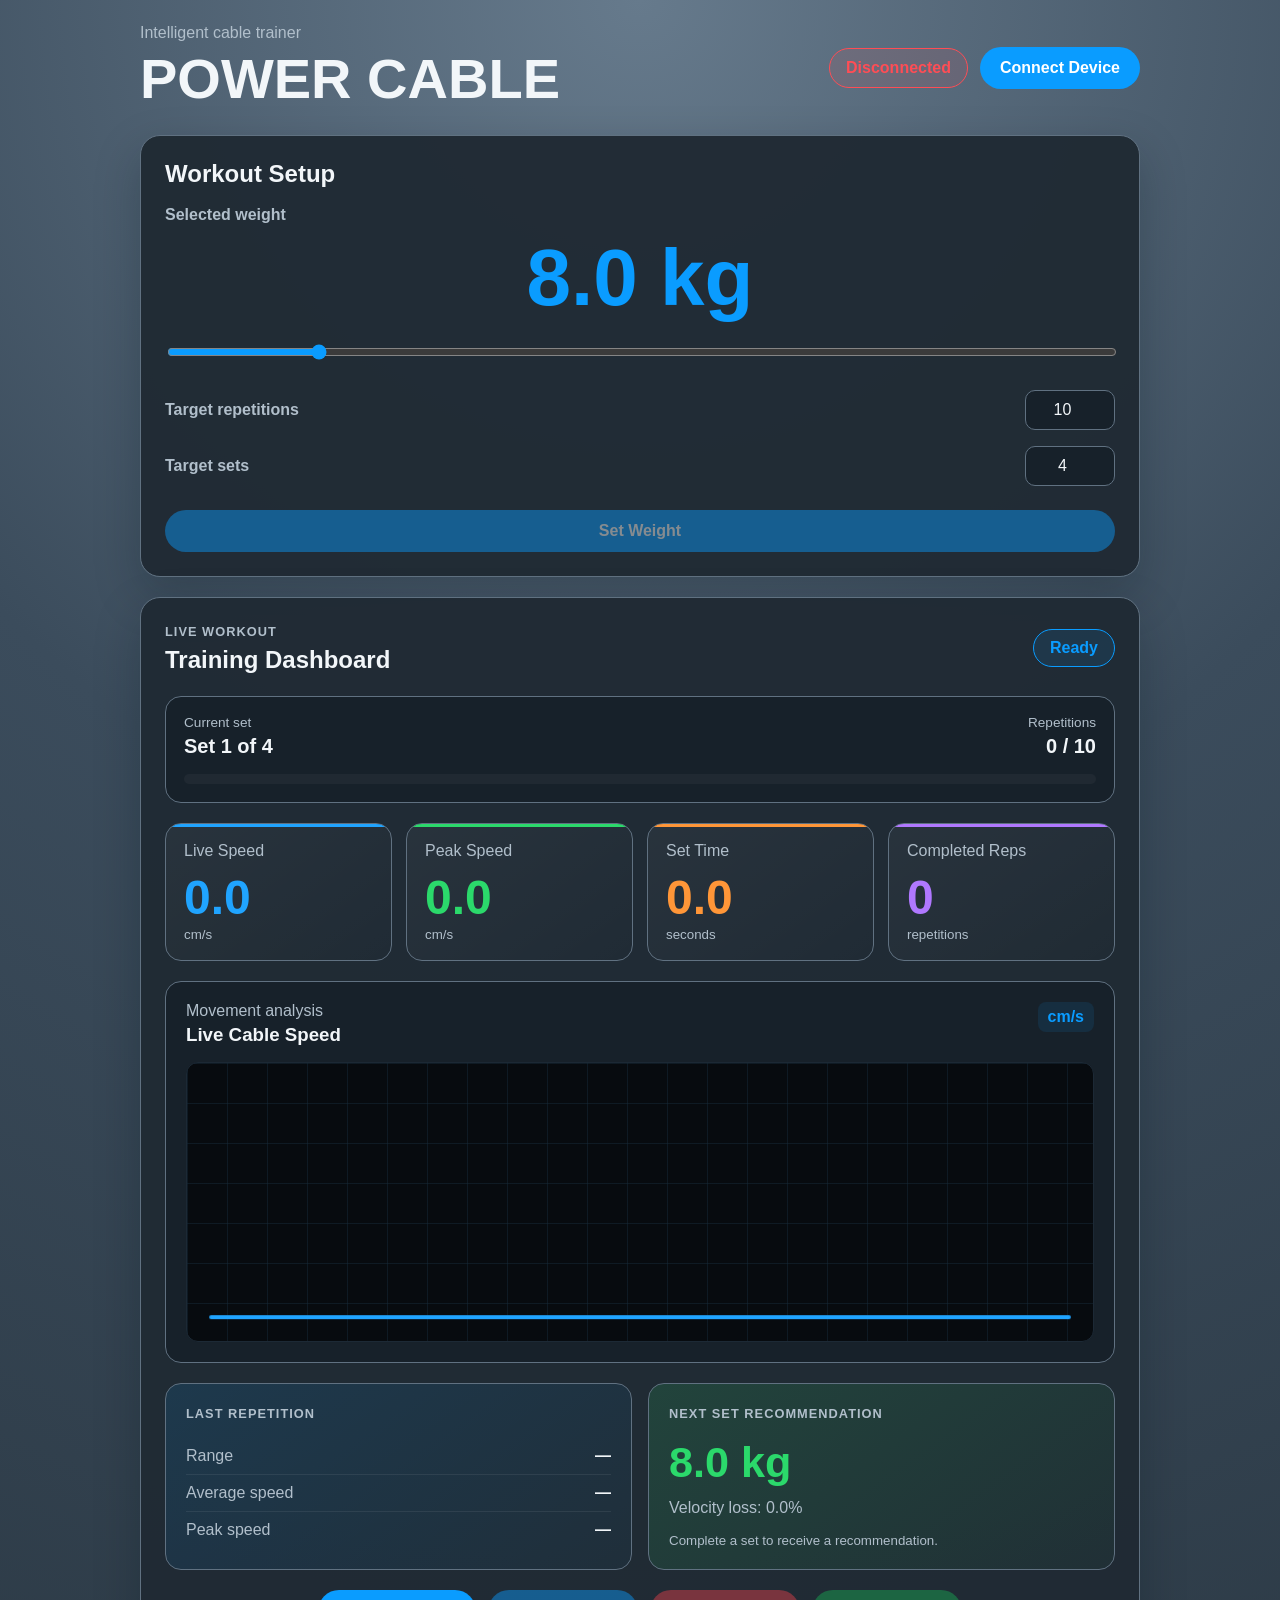
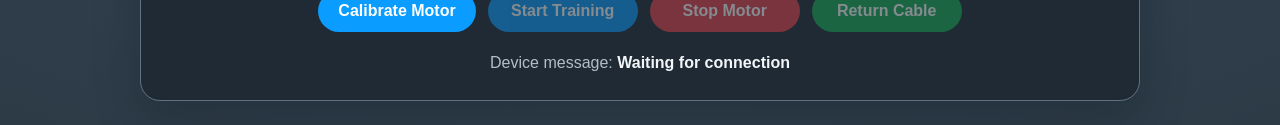
<file: Software/WiFi-Dashboard/index.html>
<!DOCTYPE html>
<html lang="en">
<head>
    <meta charset="UTF-8">

    <meta
        name="viewport"
        content="width=device-width, initial-scale=1.0"
    >

    <title>Power Cable</title>

    <link rel="stylesheet" href="style.css">
    <script src="app.js" defer></script>
</head>

<body>
    <header class="app-header">
        <div>
            <p class="subtitle">Intelligent cable trainer</p>
            <h1>POWER CABLE</h1>
        </div>

        <div class="connection-controls">
            <div
                id="connectionStatus"
                class="connection-status disconnected"
            >
                Disconnected
            </div>

            <button id="connectButton" type="button">
                Connect Device
            </button>
        </div>
    </header>

    <main class="dashboard">
        
        <section class="panel setup-panel">
            <h2>Workout Setup</h2>

            <label for="weightRange">
                Selected weight
            </label>

            <output id="weightOutput" for="weightRange">
                8.0 kg
            </output>

            <input
                id="weightRange"
                type="range"
                min="4"
                max="30"
                step="0.5"
                value="8"
            >

            <div class="target-settings">
                <label for="targetReps">
                    Target repetitions
                </label>

                <input
                    id="targetReps"
                    type="number"
                    min="1"
                    value="10"
                >

                <label for="targetSets">
                    Target sets
                </label>

                <input
                    id="targetSets"
                    type="number"
                    min="1"
                    value="4"
                >
            </div>

            <button id="setWeightButton" type="button">
                Set Weight
            </button>
        </section>
        <section class="panel training-panel">
    <div class="section-heading">
        <div>
            <p class="section-label">Live workout</p>
            <h2>Training Dashboard</h2>
        </div>

        <div class="training-state" id="trainingState">
            Ready
        </div>
    </div>

    <div class="workout-progress">
        <div>
            <span>Current set</span>
            <strong id="setProgress">Set 1 of 4</strong>
        </div>

        <div>
            <span>Repetitions</span>
            <strong id="repProgress">0 / 10</strong>
        </div>

        <div class="progress-track">
            <div
                id="repProgressBar"
                class="progress-fill"
                style="width: 0%"
            ></div>
        </div>
    </div>

    <div class="metric-grid">
        <article class="metric-card blue-card">
            <span>Live Speed</span>
            <strong id="liveSpeed">0.0</strong>
            <small>cm/s</small>
        </article>

        <article class="metric-card green-card">
            <span>Peak Speed</span>
            <strong id="peakSpeed">0.0</strong>
            <small>cm/s</small>
        </article>

        <article class="metric-card orange-card">
            <span>Set Time</span>
            <strong id="setTime">0.0</strong>
            <small>seconds</small>
        </article>

        <article class="metric-card purple-card">
            <span>Completed Reps</span>
            <strong id="completedReps">0</strong>
            <small>repetitions</small>
        </article>
    </div>

    <div class="chart-card">
        <div class="chart-heading">
            <div>
                <span>Movement analysis</span>
                <h3>Live Cable Speed</h3>
            </div>

            <span class="chart-unit">cm/s</span>
        </div>

        <canvas
            id="speedChart"
            width="900"
            height="280"
            aria-label="Live cable speed graph"
        ></canvas>
    </div>

    <div class="information-grid">
        <article class="information-card last-repetition">
            <span class="card-label">Last Repetition</span>

            <dl>
                <div>
                    <dt>Range</dt>
                    <dd id="lastRange">—</dd>
                </div>

                <div>
                    <dt>Average speed</dt>
                    <dd id="averageSpeed">—</dd>
                </div>

                <div>
                    <dt>Peak speed</dt>
                    <dd id="lastPeakSpeed">—</dd>
                </div>
            </dl>
        </article>

        <article class="information-card recommendation">
            <span class="card-label">Next Set Recommendation</span>

            <strong id="recommendedWeight">8.0 kg</strong>

            <p>
                Velocity loss:
                <span id="velocityLoss">0.0%</span>
            </p>

            <small id="recommendationReason">
                Complete a set to receive a recommendation.
            </small>
        </article>
    </div>

    <div class="motor-controls">
        <button id="calibrateButton" type="button">
            Calibrate Motor
        </button>
        <button id="startTrainingButton" type="button">
            Start Training
        </button>

        <button
            id="nextSetButton"
            class="secondary-button"
            type="button"
            hidden
        >
            Start Next Set
        </button>

        <button
            id="stopMotorButton"
            class="danger-button"
            type="button"
        >
            Stop Motor
        </button>

        <button
            id="returnCableButton"
            class="success-button"
            type="button"
        >
            Return Cable
        </button>
    </div>

     <p class="device-message">
          Device message:
          <span id="deviceMessage">Waiting for connection</span>
      </p>
    </section>
 </main>
</body>
</html>
</file>
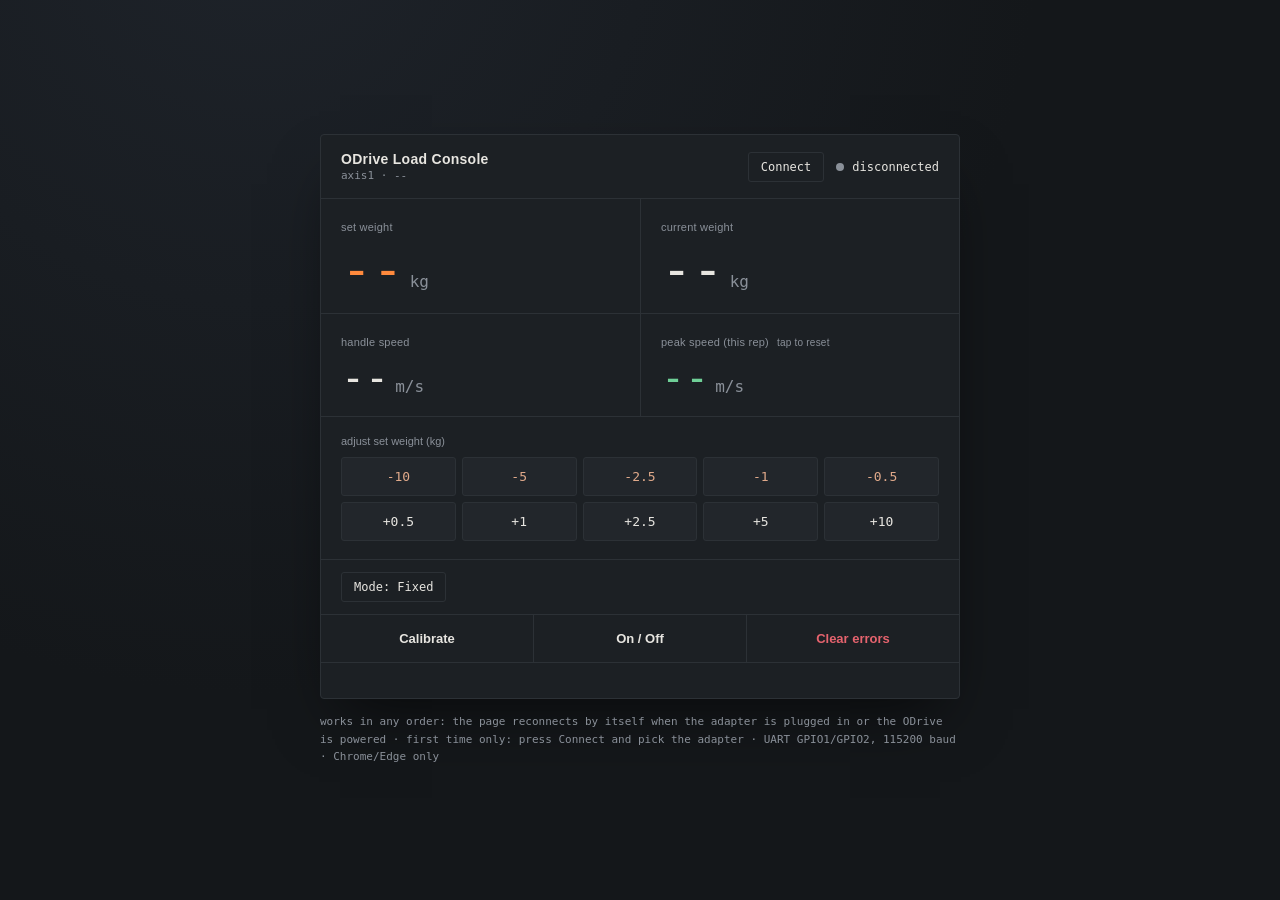
<file: control.html>
<!doctype html>
<html lang="en">
<head>
<meta charset="utf-8">
<meta name="viewport" content="width=device-width, initial-scale=1">
<title>ODrive Load Console</title>
<style>
  :root{
    --bg:#14171a; --panel:#1c2024; --line:#2c3136; --amber:#ff8a3d; --amber-dim:#7a4a26;
    --green:#6fcf97; --red:#e5636e; --yellow:#e8c25a; --text:#e7e5e0; --text-dim:#8a9099;
    --mono:'IBM Plex Mono','SFMono-Regular',Consolas,monospace;
    --sans:'Inter',-apple-system,'Segoe UI',sans-serif;
  }
  *{box-sizing:border-box;}
  html,body{height:100%;}
  body{
    margin:0; background:radial-gradient(circle at 20% -10%,#1e232a 0%,var(--bg) 55%);
    color:var(--text); font-family:var(--sans);
    display:flex; align-items:center; justify-content:center; padding:24px;
  }
  .wrap{width:100%; max-width:640px;}
  .console{background:var(--panel); border:1px solid var(--line); border-radius:4px; overflow:hidden; box-shadow:0 30px 60px -20px rgba(0,0,0,.6);}
  .topbar{display:flex; align-items:center; justify-content:space-between; gap:12px; padding:16px 20px; border-bottom:1px solid var(--line);}
  .topbar h1{font-size:14px; font-weight:600; letter-spacing:.02em; margin:0;}
  .topbar .sub{font-family:var(--mono); font-size:11px; color:var(--text-dim); margin-top:2px;}
  .right{display:flex; align-items:center; gap:12px;}
  .status{display:flex; align-items:center; gap:8px; font-family:var(--mono); font-size:12px;}
  .dot{width:8px; height:8px; border-radius:50%; background:var(--text-dim);}
  .dot.live{background:var(--green); box-shadow:0 0 10px 1px rgba(111,207,151,.6);}
  .dot.wait{background:var(--yellow); box-shadow:0 0 10px 1px rgba(232,194,90,.5);}
  .dot.fault{background:var(--red); box-shadow:0 0 10px 1px rgba(229,99,110,.6);}
  button.connect{font-family:var(--mono); font-size:12px; background:transparent; color:var(--text); border:1px solid var(--line); border-radius:3px; padding:7px 12px; cursor:pointer;}
  button.connect:hover{border-color:var(--amber); color:var(--amber);}
  .readout{display:grid; grid-template-columns:1fr 1fr; border-bottom:1px solid var(--line);}
  .readout .cell{padding:22px 20px 18px;}
  .readout .cell:nth-child(even){border-left:1px solid var(--line);}
  .readout .cell.row2{border-top:1px solid var(--line);}
  .readout .cell.row2 .value{font-size:40px;}
  .readout .cell.peak{cursor:pointer;}
  .readout .cell.peak .value{color:var(--green);}
  .readout .hint{font-size:10px; color:var(--text-dim); margin-left:8px;}
  .readout label{display:block; font-size:11px; color:var(--text-dim); letter-spacing:.02em; margin-bottom:10px;}
  .readout .value{font-family:var(--mono); font-variant-numeric:tabular-nums; font-size:52px; line-height:1;}
  .readout .value.target{color:var(--amber);}
  .readout .unit{font-size:16px; color:var(--text-dim); margin-left:6px;}
  .adjust{padding:18px 20px; border-bottom:1px solid var(--line);}
  .adjust label{display:block; font-size:11px; color:var(--text-dim); margin-bottom:10px;}
  .grid-btn{display:grid; grid-template-columns:repeat(5,1fr); gap:6px;}
  .grid-btn button{font-family:var(--mono); font-size:13px; padding:11px 0; background:#22262b; color:var(--text); border:1px solid var(--line); border-radius:3px; cursor:pointer;}
  .grid-btn button:hover{border-color:var(--amber);}
  .grid-btn button:active{background:var(--amber-dim);}
  .grid-btn button.neg{color:#e0a98a;}
  .controls{display:grid; grid-template-columns:1fr 1fr 1fr; gap:1px; background:var(--line);}
  .controls button{font-family:var(--sans); font-size:13px; font-weight:600; padding:16px 0; background:var(--panel); color:var(--text); border:none; cursor:pointer;}
  .controls button:hover{background:#242830;}
  .controls button:disabled{opacity:.45; cursor:not-allowed;}
  .controls button#armBtn.armed{color:var(--green);}
  .controls button#clearBtn{color:var(--red);}
  .log{font-family:var(--mono); font-size:11px; color:var(--text-dim); padding:10px 20px; border-top:1px solid var(--line); white-space:pre-wrap; min-height:36px;}
  .setup{margin-top:14px; font-family:var(--mono); font-size:11px; color:var(--text-dim); line-height:1.6;}
  [hidden]{display:none !important;}
  .modebar{padding:12px 20px; border-bottom:1px solid var(--line);}
  #adaptPanel{padding:14px 20px 16px; border-bottom:1px solid var(--line);}
  .phaseRow{display:flex; justify-content:space-between; font-family:var(--mono); font-size:12px; margin-bottom:12px;}
  #phase{color:var(--amber);}
  #setBtn{width:100%; font-family:var(--sans); font-size:13px; font-weight:600; padding:13px 0; background:#22262b; color:var(--green); border:1px solid var(--line); border-radius:3px; cursor:pointer;}
  #setBtn.stop{color:var(--red);}
  #repList{font-family:var(--mono); font-size:11px; color:var(--text-dim); white-space:pre; margin-top:10px; min-height:14px; overflow-x:auto;}
</style>
</head>
<body>
<div class="wrap">
  <div class="console">
    <div class="topbar">
      <div>
        <h1>ODrive Load Console</h1>
        <div class="sub" id="axisInfo">axis1 · --</div>
      </div>
      <div class="right">
        <button class="connect" id="connectBtn">Connect</button>
        <div class="status"><span class="dot" id="statusDot"></span><span id="statusText">disconnected</span></div>
      </div>
    </div>

    <div class="readout">
      <div class="cell"><label>set weight</label><span class="value target" id="setWeight">--<span class="unit">kg</span></span></div>
      <div class="cell"><label>current weight</label><span class="value" id="currentWeight">--<span class="unit">kg</span></span></div>
      <div class="cell row2"><label>handle speed</label><span class="value" id="liveSpeed">--<span class="unit">m/s</span></span></div>
      <div class="cell row2 peak" id="peakCell" title="click to reset"><label>peak speed (this rep)<span class="hint">tap to reset</span></label><span class="value" id="peakSpeed">--<span class="unit">m/s</span></span></div>
    </div>

    <div class="adjust" id="adjustPanel">
      <label>adjust set weight (kg)</label>
      <div class="grid-btn">
        <button class="neg" data-kg="-10">-10</button>
        <button class="neg" data-kg="-5">-5</button>
        <button class="neg" data-kg="-2.5">-2.5</button>
        <button class="neg" data-kg="-1">-1</button>
        <button class="neg" data-kg="-0.5">-0.5</button>
        <button data-kg="0.5">+0.5</button>
        <button data-kg="1">+1</button>
        <button data-kg="2.5">+2.5</button>
        <button data-kg="5">+5</button>
        <button data-kg="10">+10</button>
      </div>
    </div>

    <div class="modebar"><button class="connect" id="modeBtn">Mode: Fixed</button></div>
    <div id="adaptPanel" hidden>
      <div class="phaseRow"><span id="phase">idle</span><span id="repCount">reps 0</span></div>
      <div class="phaseRow"><span>start weight (max)</span><span><button class="connect" id="swDn">-</button> <span id="swVal">20 kg</span> <button class="connect" id="swUp">+</button></span></div>
      <button id="setBtn">Start set</button>
      <div id="repList"></div>
    </div>

    <div class="controls">
      <button id="calBtn">Calibrate</button>
      <button id="armBtn">On / Off</button>
      <button id="clearBtn">Clear errors</button>
    </div>
    <div class="log" id="log"></div>
  </div>
  <div class="setup">
    works in any order: the page reconnects by itself when the adapter is plugged in or the ODrive is powered ·
    first time only: press Connect and pick the adapter · UART GPIO1/GPIO2, 115200 baud · Chrome/Edge only
  </div>
</div>

<script>
const kgToCurrent = 1.0 / 1.8;

// ---- set these for your build ----
const SPOOL_RADIUS_M = 0.03;   // effective radius where the cable winds (metres)
const GEAR_RATIO = 1;          // motor turns per spool turn (e.g. 5 for a 5:1 reduction)
const metersPerMotorTurn = (2 * Math.PI * SPOOL_RADIUS_M) / GEAR_RATIO;
const MOVE_THRESH = 0.05;      // m/s: above this the handle counts as moving
const REP_GAP_MS = 800;        // handle still this long = rep over, next movement starts a new rep
// velocity property differs between firmware versions; the page tries each until one answers
const VEL_PATHS = ['axis1.encoder.vel_estimate', 'axis1.pos_vel_mapper.vel', 'axis1.vel_estimate'];
let velPath = 0;
const STATE_NAMES = {0:'UNDEFINED',1:'IDLE',2:'STARTUP',3:'FULL CALIBRATION',4:'MOTOR CALIBRATION',
  5:'SENSORLESS',6:'ENCODER INDEX SEARCH',7:'ENCODER OFFSET CAL',8:'CLOSED LOOP',9:'LOCKIN SPIN',10:'ENCODER DIR FIND'};
const IDLE = 1, CALIBRATE = 3, CLOSED_LOOP = 8;

const $ = (id) => document.getElementById(id);
const sleep = (ms) => new Promise(r => setTimeout(r, ms));
const unit = '<span class="unit">kg</span>';
const showKg = (el, v) => { el.innerHTML = (v == null ? '--' : v.toFixed(2)) + unit; };
const log = (m) => { $('log').textContent = m; };

// ---------- connection state ----------
let port = null, reader = null, writer = null;
let portOpen = false, online = false, failCount = 0;
let wantConnection = true;       // false after the user presses Disconnect
let session = 0;                 // bumps on every (re)connect so old loops stop
let lineBuffer = '', waiter = null, queue = Promise.resolve();
let setKg = null, axisState = null, axisError = 0, calibrating = false;

function render(){
  let dot = '', text = 'disconnected';
  if(portOpen && !online){ dot = 'wait'; text = 'port open · waiting for ODrive'; }
  else if(portOpen && axisError){ dot = 'fault'; text = 'axis error'; }
  else if(portOpen){ dot = 'live'; text = 'connected'; }
  $('statusDot').className = 'dot ' + dot;
  $('statusText').textContent = text;
  $('connectBtn').textContent = portOpen || (wantConnection && port) ? 'Disconnect' : 'Connect';
  const known = online && axisState != null;
  $('axisInfo').textContent = 'axis1 · ' + (known ? (STATE_NAMES[axisState] || 'STATE ' + axisState) : '--')
    + (online && axisError ? ' · error 0x' + axisError.toString(16) : '');
  $('armBtn').classList.toggle('armed', axisState === CLOSED_LOOP);
  $('calBtn').disabled = calibrating || ad.running;
  $('armBtn').disabled = calibrating || ad.running;
  if(!online){ showSpeed(null, null); smoothSpeed = 0; showKg($('currentWeight'), null); if(!portOpen) showKg($('setWeight'), null); }
}

async function openPort(p){
  if(portOpen) return;
  const my = ++session;
  try{
    await p.open({ baudRate: 115200 });
  }catch(err){
    log('could not open port: ' + err.message + ' (will retry)');
    return false;
  }
  port = p; portOpen = true; online = false; failCount = 0; lineBuffer = ''; waiter = null;
  queue = Promise.resolve();
  writer = port.writable.getWriter();
  reader = port.readable.getReader();
  readLoop(my);
  pollLoop(my);
  log('port open, waiting for ODrive…');
  render();
  return true;
}

async function closePort(){
  session++;                      // stops loops
  portOpen = false; online = false; axisState = null; axisError = 0; ad.running = false; ad.phase = 'idle';
  if(waiter){ waiter(null); waiter = null; }
  try{ await reader?.cancel(); }catch(e){}
  try{ reader?.releaseLock(); }catch(e){}
  try{ writer?.releaseLock(); }catch(e){}
  try{ await port?.close(); }catch(e){}
  reader = writer = null;
  render();
}

async function readLoop(my){
  const dec = new TextDecoder();
  try{
    while(my === session){
      const { value, done } = await reader.read();
      if(done) break;
      lineBuffer += dec.decode(value, { stream: true });
      let i;
      while((i = lineBuffer.indexOf('\n')) >= 0){
        const line = lineBuffer.slice(0, i).replace('\r','').trim();
        lineBuffer = lineBuffer.slice(i + 1);
        if(line && waiter){ const w = waiter; waiter = null; w(line); }
      }
    }
  }catch(err){ /* unplugged or cancelled */ }
  if(my === session){          // lost unexpectedly
    await closePort();
    log('adapter disconnected, waiting for it to come back…');
  }
}

// ---------- commands (strictly one at a time) ----------
function enqueue(fn){
  const p = queue.then(fn, fn);
  queue = p.catch(() => {});
  return p;
}
async function rawWrite(cmd){
  await writer.write(new TextEncoder().encode(cmd + '\n'));
}
function send(cmd){                 // write, no reply expected
  if(!portOpen) return Promise.resolve();
  return enqueue(() => rawWrite(cmd)).catch(() => {});
}
function query(cmd, timeout = 350){ // read, wait for the reply line
  if(!portOpen) return Promise.resolve(null);
  return enqueue(async () => {
    const reply = new Promise(res => {
      waiter = res;
      setTimeout(() => { if(waiter === res){ waiter = null; res(null); } }, timeout);
    });
    await rawWrite(cmd);
    return reply;
  }).catch(() => null);
}
async function queryNum(cmd){
  const r = await query(cmd);
  const n = r == null ? NaN : parseFloat(r);
  return isNaN(n) ? null : n;
}

// ---------- speed + peak ----------
let smoothSpeed = 0, peak = 0, inRep = false, lastMove = 0;
function showSpeed(live, pk){
  const f = (v) => (v == null ? '--' : v.toFixed(2)) + '<span class="unit">m/s</span>';
  $('liveSpeed').innerHTML = f(live);
  $('peakSpeed').innerHTML = f(pk);
}
function updateSpeed(v){
  smoothSpeed = smoothSpeed * 0.5 + v * 0.5;           // light smoothing against jitter
  const now = performance.now();
  if(smoothSpeed > MOVE_THRESH){
    if(!inRep){ inRep = true; peak = 0; }               // new rep starts: clear old peak
    lastMove = now;
    if(smoothSpeed > peak) peak = smoothSpeed;
  }else if(inRep && now - lastMove > REP_GAP_MS){
    inRep = false;                                      // rep over, peak stays on screen
  }
  showSpeed(smoothSpeed < 0.005 ? 0 : smoothSpeed, peak);
}
$('peakCell').addEventListener('click', () => { peak = 0; inRep = false; showSpeed(smoothSpeed, 0); });

// ---------- adaptive resistance: descending load (bicep curl) ----------
// Calibration rep (light load) measures your stroke and the pace you want to train at.
// Then the first rep starts at the heavy start weight; later reps start a margin above the load the last rep moved at.
// Within a rep the load can only go DOWN:
//   pulling but the handle won't move   -> load falls smoothly toward just under your measured pull
//   moving slower than the target pace  -> load falls in proportion to how far below the target you are
// At the end of each rep the load resets to that rep's new starting load. The set only ends when you press Stop set.
const AD = {
  START_KG: 20,          // default starting (max) load, adjustable on screen
  MAX_KG: 30,            // hard ceiling for the load
  MIN_KG: 1,
  CAL_KG: 2,             // light constant load during the calibration rep
  RELEASE_KG: 2,         // light load held when the set ends or is stopped
  RESTART_MARGIN_KG: 5,   // next rep starts this many kg above the load the last rep started moving at
  REAL_ROM_M: 0.60,      // REAL handle travel of one full curl (measured with a tape)
  ROM_FRAC: 0.95,        // working stroke as a fraction of the calibrated full stroke
  CAL_SPEED_FACTOR: 1.0, // target speed = calibration-rep speed x this
  V_MIN: 0.08, V_MAX: 0.8, // limits for the target speed, m/s
  PULL_KG: 2,            // pull force that counts as "pulling"
  STALL_MS: 120,         // stuck this long while pulling = too heavy
  STALL_DROP_KG_S: 8,    // max rate the load falls while you pull against a stuck handle
  STALL_TARGET: 0.9,     // while stuck, the load falls toward this fraction of your measured pull
  SLOW_DROP_KG_S: 6,     // load fall rate when moving at zero speed (scales with how far below target)
  SPEED_DEADBAND: 0.95,  // no drop once speed is at least this fraction of the target
  CTRL_START_M: 0.05,    // the slow-speed drop starts after this much stroke
  CTRL_END_FRAC: 0.85,   // no drops in the last part of the stroke (speed falls naturally at the top)
  X_START_M: 0.03,       // stroke that starts a rep
  X_HOME_M: 0.02,        // stroke that counts as back home
  MIN_ROM_M: 0.08,       // a rep must reach this stroke to count
  MOVE_V: 0.04,          // m/s: handle counts as moving above this
  HOME_MS: 400,          // still this long near home = resync the stroke to zero
  CONC_SIGN: 1           // flip to -1 if pulling shows as negative speed
};
let scaleFix = 1;   // distance correction learned by the calibration rep
const ad = { on:false, running:false, phase:'idle', L:0, sent:null, sv:0, x:0, startKg:AD.START_KG, nextKg:0,
             rom:0, vt:0, calibrating:false, t:0, rep:null, reps:[], fails:0, tStill:0, tStall:0 };
const PHASE_TXT = { idle:'idle', rest:'ready · pull hard', rep:'rep in progress', done:'set finished' };
const clamp = (x, a, b) => Math.max(a, Math.min(b, x));

function adSetL(L){
  ad.L = clamp(L, AD.MIN_KG, AD.MAX_KG);
  if(ad.sent == null || Math.abs(ad.L - ad.sent) > 0.02){
    ad.sent = ad.L;
    send(`w axis1.motor.config.current_lim ${(ad.L * kgToCurrent).toFixed(4)}`);
  }
}
const adDrop = (L) => { if(L < ad.L) adSetL(L); };      // the load can only go down

function adRender(){
  $('phase').textContent = ad.calibrating && ad.running
    ? (ad.phase === 'rep' ? 'calibrating…' : 'calibration: one full curl at your training pace')
    : PHASE_TXT[ad.phase];
  $('repCount').textContent = 'reps ' + ad.reps.length
    + (ad.vt && ad.running ? ' · load ' + ad.L.toFixed(1) + ' kg · pace ' + ad.vt.toFixed(2) + ' m/s' : '');
  $('swVal').textContent = ad.startKg.toFixed(0) + ' kg';
  $('setBtn').textContent = ad.running ? 'Stop set' : 'Start set';
  $('setBtn').classList.toggle('stop', ad.running);
  $('repList').textContent = ad.reps.map((r, i) =>
    `#${i + 1}  start ${r.S.toFixed(0)} kg · moved at ${r.L0.toFixed(1)}→${r.L1.toFixed(1)} kg · stroke ${r.x.toFixed(2)} m · avg ${r.vm.toFixed(2)} m/s`
  ).slice(-8).reverse().join('\n');
}

function adEnd(msg){
  ad.running = false; ad.phase = 'done';
  ad.sent = null; adSetL(AD.RELEASE_KG);
  log(`${msg} · ${ad.reps.length} reps`);
  adRender(); render();
}

function adFinishRep(){
  const r = ad.rep; ad.rep = null; ad.phase = 'rest'; ad.tStall = 0;
  if(r.xmax >= AD.MIN_ROM_M){
    if(ad.calibrating){                       // calibration rep: learn stroke scale and training speed
      ad.calibrating = false;
      const scale = AD.REAL_ROM_M / r.xmax;
      scaleFix *= scale;
      ad.x = 0; ad.sv = 0;
      const lift = (r.tTop - r.tStart) / 1000;
      ad.vt = clamp(((AD.REAL_ROM_M - AD.X_START_M) / Math.max(lift, 0.3)) * AD.CAL_SPEED_FACTOR, AD.V_MIN, AD.V_MAX);
      ad.rom = AD.REAL_ROM_M * AD.ROM_FRAC;
      ad.nextKg = ad.startKg;
      adSetL(ad.nextKg);                      // now go heavy
      log(`calibrated: training speed ${ad.vt.toFixed(2)} m/s (SPOOL_RADIUS_M should be about ${(SPOOL_RADIUS_M * scaleFix).toFixed(4)}) · first rep starts at ${ad.startKg.toFixed(0)} kg, pull hard`);
      return;
    }
    const vm = r.tTop > r.tStart ? (r.xmax - AD.X_START_M) / ((r.tTop - r.tStart) / 1000) : 0;
    ad.reps.push({ x: r.xmax, S: r.S, L0: r.L0, L1: ad.L, vm });
    // next rep starts a margin above the load this rep started moving at, never above the start weight
    ad.nextKg = clamp(r.L0 + AD.RESTART_MARGIN_KG, AD.MIN_KG, ad.startKg);
    adSetL(ad.nextKg);
  }else if(!ad.calibrating){
    adSetL(ad.nextKg);                        // short or aborted rep: same start as before
  }
}

function adStep(vRaw, iq){
  const now = performance.now(), dt = Math.min((now - ad.t) / 1000, 0.2);
  ad.t = now;
  if(!ad.running) return;
  ad.sv = ad.sv * 0.5 + vRaw * 0.5;
  const v = ad.sv, F = Math.abs(iq) / kgToCurrent;
  ad.x = Math.max(0, ad.x + v * dt);                      // stroke = integrated speed
  if(Math.abs(v) < AD.MOVE_V){ if(!ad.tStill) ad.tStill = now; } else ad.tStill = 0;
  if(ad.tStill && now - ad.tStill > AD.HOME_MS && ad.x < 0.08) ad.x = 0;   // resync at home

  // lower the load (never raise it) while working through the stroke
  if(!ad.calibrating && ad.x < AD.CTRL_END_FRAC * ad.rom && v > -AD.MOVE_V){
    if(Math.abs(v) < AD.MOVE_V){                          // not moving...
      if(F > AD.PULL_KG){                                 // ...but pulling: too heavy
        if(!ad.tStall) ad.tStall = now;
        if(now - ad.tStall > AD.STALL_MS)
          adDrop(Math.max(AD.STALL_TARGET * F, ad.L - AD.STALL_DROP_KG_S * dt));
      }else ad.tStall = 0;
    }else{
      ad.tStall = 0;
      if(ad.x > AD.CTRL_START_M && v < AD.SPEED_DEADBAND * ad.vt)     // moving, but slower than target
        adDrop(ad.L - AD.SLOW_DROP_KG_S * (1 - v / ad.vt) * dt);
    }
  }

  if(ad.phase === 'rest' && ad.x > AD.X_START_M){
    ad.phase = 'rep'; ad.rep = { xmax: ad.x, vpk: 0, tStart: now, tTop: now, L0: ad.L, S: ad.nextKg };
  }
  if(ad.phase === 'rep'){
    const r = ad.rep;
    if(ad.x > r.xmax){ r.xmax = ad.x; r.tTop = now; }
    r.vpk = Math.max(r.vpk, v);
    if(ad.x < AD.X_HOME_M && r.xmax > AD.X_START_M + 0.02) adFinishRep();
  }
  adRender();
}

async function adStart(){
  if(!online){ log('ODrive not connected yet'); return; }
  if(axisError) await clearErrors();
  if(axisState !== CLOSED_LOOP){
    await send(`w axis1.requested_state ${CLOSED_LOOP}`);
    await sleep(700);
    if(axisState !== CLOSED_LOOP){ log('could not enter closed loop, calibrate first'); return; }
  }
  Object.assign(ad, { reps: [], fails: 0, sv: 0, x: 0, nextKg: 0, vt: 0, rom: AD.REAL_ROM_M * AD.ROM_FRAC,
                      calibrating: true, rep: null, sent: null, tStill: 0, tStall: 0 });
  adSetL(AD.CAL_KG);
  ad.t = performance.now(); ad.phase = 'rest'; ad.running = true;
  log('set started: handle fully home, then do ONE full-range curl at the pace you want to train, to calibrate');
  adRender(); render();
}
$('setBtn').addEventListener('click', () => ad.running ? adEnd('stopped') : adStart());
$('swDn').addEventListener('click', () => { if(!ad.running){ ad.startKg = clamp(ad.startKg - 1, 3, AD.MAX_KG); adRender(); } });
$('swUp').addEventListener('click', () => { if(!ad.running){ ad.startKg = clamp(ad.startKg + 1, 3, AD.MAX_KG); adRender(); } });
$('modeBtn').addEventListener('click', () => {
  if(ad.running){ log('stop the set first'); return; }
  ad.on = !ad.on;
  $('adaptPanel').hidden = !ad.on;
  $('adjustPanel').hidden = ad.on;
  $('modeBtn').textContent = ad.on ? 'Mode: Adaptive' : 'Mode: Fixed';
});

// ---------- polling ----------
async function pollLoop(my){
  await rawWrite('').catch(() => {});      // flush any boot noise
  let n = 0, velFails = 0;
  while(my === session){
    const iq = await queryNum('r axis1.motor.current_control.Iq_measured');
    if(my !== session) return;
    if(iq == null){
      if(++failCount >= 3 && online){ online = false; axisState = null; ad.running = false; ad.phase = 'idle'; log('ODrive stopped responding, waiting…'); render(); }
      await sleep(300);
      continue;
    }
    failCount = 0;
    if(!online){ online = true; log('ODrive online'); }
    showKg($('currentWeight'), iq / kgToCurrent);

    const vel = await queryNum('r ' + VEL_PATHS[velPath]);
    if(vel != null){
      velFails = 0;
      const vs = vel * metersPerMotorTurn * AD.CONC_SIGN * scaleFix;
      updateSpeed(Math.abs(vs));
      adStep(vs, iq);
    }
    else if(++velFails >= 8){
      velPath = (velPath + 1) % VEL_PATHS.length; velFails = 0;
      log('no speed reply, trying ' + VEL_PATHS[velPath]);
    }

    if(n++ % 5 === 0){                       // slower-changing values
      const lim = await queryNum('r axis1.motor.config.current_lim');
      if(lim != null){ setKg = lim / kgToCurrent; showKg($('setWeight'), setKg); }
      const st = await queryNum('r axis1.current_state');
      if(st != null) axisState = st;
      const err = await queryNum('r axis1.error');
      if(err != null) axisError = err;
    }
    render();
    await sleep(20);
  }
}

// ---------- actions ----------
function setForceKg(kg){
  if(!online){ log('ODrive not connected yet'); return; }
  if(ad.running){ log('stop the set first'); return; }
  setKg = Math.max(0, kg);
  send(`w axis1.motor.config.current_lim ${(setKg * kgToCurrent).toFixed(4)}`);
  showKg($('setWeight'), setKg);
}
document.querySelectorAll('.grid-btn button').forEach(b =>
  b.addEventListener('click', () => setForceKg((setKg ?? 0) + parseFloat(b.dataset.kg))));

async function clearErrors(){
  await send('sc');
  await sleep(150);
  const e = await queryNum('r axis1.error');
  if(e != null) axisError = e;
  render();
}

$('clearBtn').addEventListener('click', async () => {
  if(!online){ log('ODrive not connected yet'); return; }
  await clearErrors();
  log(axisError ? 'errors still present: 0x' + axisError.toString(16) : 'errors cleared');
});

$('armBtn').addEventListener('click', async () => {
  if(!online){ log('ODrive not connected yet'); return; }
  if(axisState === CLOSED_LOOP){
    await send(`w axis1.requested_state ${IDLE}`);
    log('idle requested');
    return;
  }
  if(axisError) await clearErrors();
  await send(`w axis1.requested_state ${CLOSED_LOOP}`);
  await sleep(500);
  log(axisState === CLOSED_LOOP ? 'closed loop active'
      : axisError ? 'could not enter closed loop, error 0x' + axisError.toString(16) + ' (calibrate first?)'
      : 'closed loop requested');
});

$('calBtn').addEventListener('click', async () => {
  if(!online){ log('ODrive not connected yet'); return; }
  calibrating = true; render();
  try{
    log('preparing: idle + clearing errors…');
    await send(`w axis1.requested_state ${IDLE}`);
    await sleep(400);
    await clearErrors();
    await send(`w axis1.requested_state ${CALIBRATE}`);
    log('calibrating, keep clear of the handle…');
    const t0 = Date.now();
    await sleep(1500);
    while(Date.now() - t0 < 40000 && online && axisState !== IDLE) await sleep(250);
    await sleep(300);
    const e = await queryNum('r axis1.error');
    if(e != null) axisError = e;
    if(!online) log('lost contact with the ODrive during calibration');
    else if(axisError) log('calibration failed, error 0x' + axisError.toString(16) + ' (press Clear errors and try again)');
    else log('calibration complete');
  }finally{
    calibrating = false; render();
  }
});

$('connectBtn').addEventListener('click', async () => {
  if(portOpen || wantConnection && port){      // Disconnect
    wantConnection = false;
    await closePort();
    log('disconnected');
    render();
    return;
  }
  if(!('serial' in navigator)){ log('Web Serial not supported, use Chrome or Edge.'); return; }
  try{
    const p = await navigator.serial.requestPort();
    wantConnection = true;
    port = p;
    await openPort(p);
  }catch(err){
    log('connect cancelled: ' + err.message);
  }
});

// ---------- automatic (re)connection ----------
async function autoConnect(){
  if(!wantConnection || portOpen || !('serial' in navigator)) return;
  const ports = await navigator.serial.getPorts();
  if(ports.length) await openPort(ports[ports.length - 1]);
}
if('serial' in navigator){
  navigator.serial.addEventListener('connect', () => setTimeout(autoConnect, 500));
  navigator.serial.addEventListener('disconnect', async () => {
    if(portOpen){ await closePort(); log('adapter unplugged, waiting for it to come back…'); }
  });
  setInterval(autoConnect, 2000);   // safety net in case an event is missed
  autoConnect();
}else{
  log('Web Serial not supported, use Chrome or Edge.');
}
render();
</script>
</body>
</html>
</file>
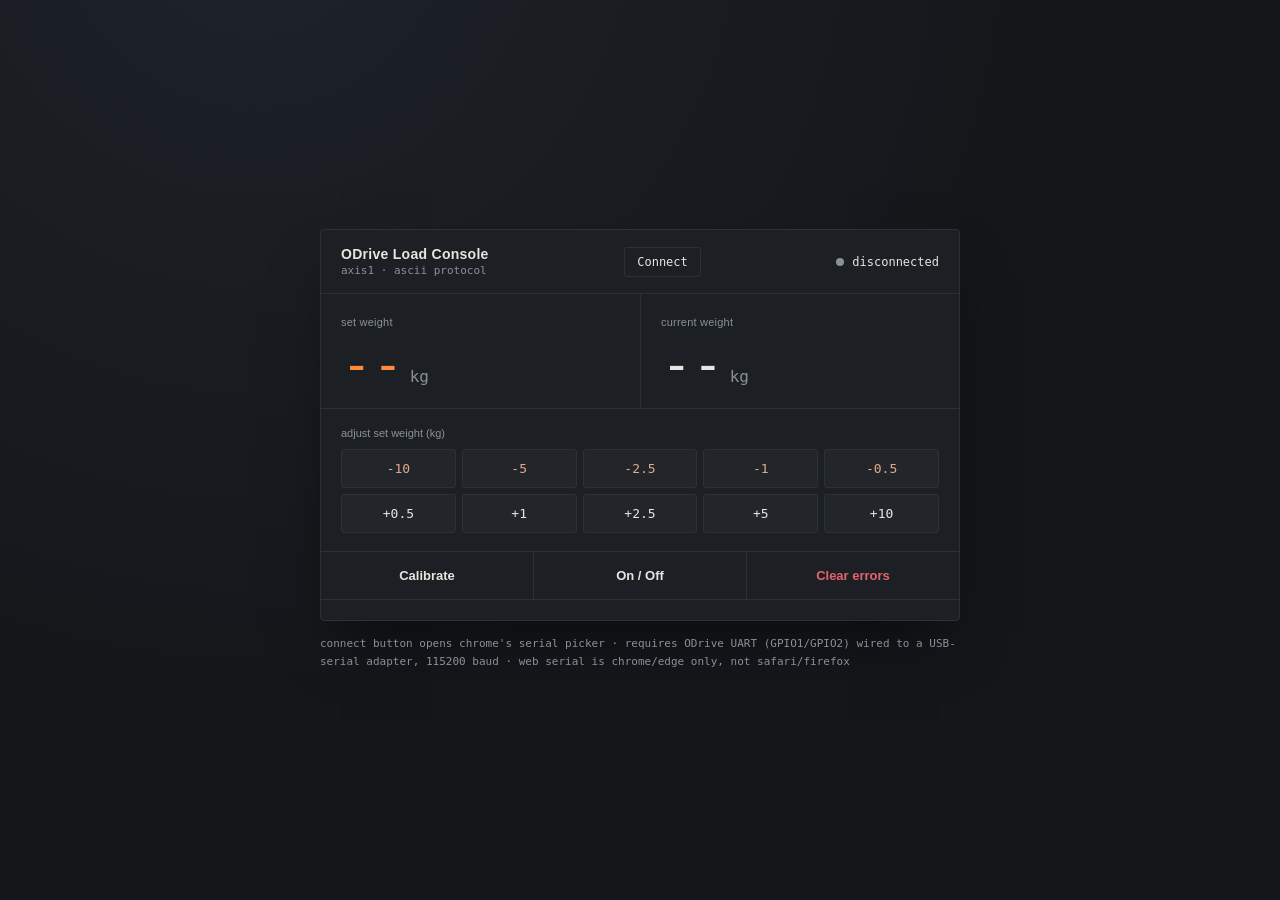
<file: index (1).html>
<!doctype html>
<html lang="en">
<head>
<meta charset="utf-8">
<meta name="viewport" content="width=device-width, initial-scale=1">
<title>ODrive Load Console</title>
<style>
  :root{
    --bg: #14171a;
    --panel: #1c2024;
    --line: #2c3136;
    --amber: #ff8a3d;
    --amber-dim: #7a4a26;
    --green: #6fcf97;
    --red: #e5636e;
    --text: #e7e5e0;
    --text-dim: #8a9099;
    --mono: 'IBM Plex Mono', 'SFMono-Regular', Consolas, monospace;
    --sans: 'Inter', -apple-system, Segoe UI, sans-serif;
  }
  *{box-sizing:border-box;}
  html,body{height:100%;}
  body{
    margin:0;
    background:
      radial-gradient(circle at 20% -10%, #1e232a 0%, var(--bg) 55%);
    color:var(--text);
    font-family:var(--sans);
    display:flex;
    align-items:center;
    justify-content:center;
    padding:24px;
  }
  .console{
    width:100%;
    max-width:640px;
    background:var(--panel);
    border:1px solid var(--line);
    border-radius:4px;
    overflow:hidden;
    box-shadow: 0 30px 60px -20px rgba(0,0,0,.6);
  }
  .topbar{
    display:flex;
    align-items:center;
    justify-content:space-between;
    padding:16px 20px;
    border-bottom:1px solid var(--line);
  }
  .topbar h1{
    font-size:14px;
    font-weight:600;
    letter-spacing:.02em;
    margin:0;
    color:var(--text);
  }
  .topbar .sub{
    font-family:var(--mono);
    font-size:11px;
    color:var(--text-dim);
    margin-top:2px;
  }
  .status{
    display:flex;
    align-items:center;
    gap:8px;
    font-family:var(--mono);
    font-size:12px;
  }
  .dot{
    width:8px;height:8px;border-radius:50%;
    background:var(--text-dim);
    box-shadow:0 0 0 0 transparent;
  }
  .dot.live{
    background:var(--green);
    box-shadow:0 0 10px 1px rgba(111,207,151,.6);
  }
  .dot.fault{
    background:var(--red);
    box-shadow:0 0 10px 1px rgba(229,99,110,.6);
  }
  button.connect{
    font-family:var(--mono);
    font-size:12px;
    background:transparent;
    color:var(--text);
    border:1px solid var(--line);
    border-radius:3px;
    padding:7px 12px;
    cursor:pointer;
    transition:border-color .15s ease, color .15s ease;
  }
  button.connect:hover{border-color:var(--amber); color:var(--amber);}
  button.connect.on{color:var(--green); border-color:var(--green);}

  .readout{
    display:grid;
    grid-template-columns:1fr 1fr;
    border-bottom:1px solid var(--line);
  }
  .readout .cell{
    padding:22px 20px 18px;
  }
  .readout .cell + .cell{ border-left:1px solid var(--line); }
  .readout label{
    display:block;
    font-size:11px;
    color:var(--text-dim);
    letter-spacing:.02em;
    margin-bottom:10px;
  }
  .readout .value{
    font-family:var(--mono);
    font-variant-numeric:tabular-nums;
    font-size:52px;
    line-height:1;
    color:var(--text);
  }
  .readout .value.target{ color:var(--amber); }
  .readout .unit{
    font-size:16px;
    color:var(--text-dim);
    margin-left:6px;
  }

  .adjust{
    padding:18px 20px;
    border-bottom:1px solid var(--line);
  }
  .adjust label{
    display:block;
    font-size:11px;
    color:var(--text-dim);
    margin-bottom:10px;
  }
  .grid-btn{
    display:grid;
    grid-template-columns:repeat(5,1fr);
    gap:6px;
  }
  .grid-btn button{
    font-family:var(--mono);
    font-size:13px;
    padding:11px 0;
    background:#22262b;
    color:var(--text);
    border:1px solid var(--line);
    border-radius:3px;
    cursor:pointer;
    transition:background .12s ease, border-color .12s ease;
  }
  .grid-btn button:hover{ border-color:var(--amber); }
  .grid-btn button:active{ background:var(--amber-dim); }
  .grid-btn button.neg{ color:#e0a98a; }

  .controls{
    display:grid;
    grid-template-columns:1fr 1fr 1fr;
    gap:1px;
    background:var(--line);
  }
  .controls button{
    font-family:var(--sans);
    font-size:13px;
    font-weight:600;
    padding:16px 0;
    background:var(--panel);
    color:var(--text);
    border:none;
    cursor:pointer;
    transition:background .12s ease;
  }
  .controls button:hover{ background:#242830; }
  .controls button#armBtn.armed{ color:var(--green); }
  .controls button#clearBtn{ color:var(--red); }

  .log{
    font-family:var(--mono);
    font-size:11px;
    color:var(--text-dim);
    padding:10px 20px;
    border-top:1px solid var(--line);
    white-space:pre-wrap;
    min-height:16px;
  }

  .setup{
    max-width:640px;
    width:100%;
    margin-top:14px;
    font-family:var(--mono);
    font-size:11px;
    color:var(--text-dim);
    line-height:1.6;
  }
  .setup a{ color:var(--amber); }
</style>
</head>
<body>

<div class="wrap">
  <div class="console">
    <div class="topbar">
      <div>
        <h1>ODrive Load Console</h1>
        <div class="sub">axis1 · ascii protocol</div>
      </div>
      <div class="status">
        <span class="dot" id="statusDot"></span>
        <span id="statusText">disconnected</span>
      </div>
    </div>

    <div class="readout">
      <div class="cell">
        <label>set weight</label>
        <span class="value target" id="setWeight">--<span class="unit">kg</span></span>
      </div>
      <div class="cell">
        <label>current weight</label>
        <span class="value" id="currentWeight">--<span class="unit">kg</span></span>
      </div>
    </div>

    <div class="adjust">
      <label>adjust set weight (kg)</label>
      <div class="grid-btn">
        <button class="neg" data-kg="-10">-10</button>
        <button class="neg" data-kg="-5">-5</button>
        <button class="neg" data-kg="-2.5">-2.5</button>
        <button class="neg" data-kg="-1">-1</button>
        <button class="neg" data-kg="-0.5">-0.5</button>
        <button data-kg="0.5">+0.5</button>
        <button data-kg="1">+1</button>
        <button data-kg="2.5">+2.5</button>
        <button data-kg="5">+5</button>
        <button data-kg="10">+10</button>
      </div>
    </div>

    <div class="controls">
      <button id="calBtn">Calibrate</button>
      <button id="armBtn">On / Off</button>
      <button id="clearBtn">Clear errors</button>
    </div>

    <div class="log" id="log"></div>
  </div>

  <div class="setup">
    connect button opens chrome's serial picker · requires ODrive UART (GPIO1/GPIO2) wired to a USB-serial
    adapter, 115200 baud · web serial is chrome/edge only, not safari/firefox
  </div>
</div>

<script>
const kgToCurrent = 1.0 / 1.8;
const AXIS_STATE_IDLE = 1;
const AXIS_STATE_FULL_CALIBRATION_SEQUENCE = 3;
const AXIS_STATE_CLOSED_LOOP_CONTROL = 8;

let port, reader, writer, keepReading = false;
let lineBuffer = "";
let armed = false;
let setKg = 0;

const $ = (id) => document.getElementById(id);
const statusDot = $('statusDot'), statusText = $('statusText');
const setWeightEl = $('setWeight'), currentWeightEl = $('currentWeight');
const logEl = $('log');

function log(msg){
  logEl.textContent = msg;
}

function setStatus(state){
  statusDot.className = 'dot' + (state === 'live' ? ' live' : state === 'fault' ? ' fault' : '');
  statusText.textContent = state === 'live' ? 'connected' : state === 'fault' ? 'error' : 'disconnected';
}

async function connect(){
  if(!('serial' in navigator)){
    log('Web Serial not supported — use Chrome or Edge.');
    return;
  }
  try{
    port = await navigator.serial.requestPort();
    await port.open({ baudRate: 115200 });
    writer = port.writable.getWriter();
    keepReading = true;
    setStatus('live');
    log('connected');
    readLoop();
    pollLoop();
    // read the current configured current_lim so setKg starts accurate
    sendCmd('r axis1.motor.config.current_lim');
  }catch(err){
    setStatus('fault');
    log('connect failed: ' + err.message);
  }
}

async function readLoop(){
  const decoder = new TextDecoderStream();
  const readableClosed = port.readable.pipeTo(decoder.writable);
  reader = decoder.readable.getReader();
  try{
    while(keepReading){
      const { value, done } = await reader.read();
      if(done) break;
      lineBuffer += value;
      let idx;
      while((idx = lineBuffer.indexOf('\n')) >= 0){
        const line = lineBuffer.slice(0, idx).replace('\r','').trim();
        lineBuffer = lineBuffer.slice(idx + 1);
        if(line) handleLine(line);
      }
    }
  }catch(err){
    setStatus('fault');
    log('read error: ' + err.message);
  }
}

function handleLine(line){
  const num = parseFloat(line);
  if(!isNaN(num)){
    // heuristic: values are routed by which poll fired last, tracked via pendingField
    if(pendingField === 'current'){
      currentWeightEl.innerHTML = (num / kgToCurrent).toFixed(2) + '<span class="unit">kg</span>';
    }else if(pendingField === 'setlim'){
      setKg = num / kgToCurrent;
      setWeightEl.innerHTML = setKg.toFixed(2) + '<span class="unit">kg</span>';
    }
  }
}

let pendingField = null;

async function sendCmd(cmd){
  if(!writer) return;
  await writer.write(new TextEncoder().encode(cmd + '\n'));
}

async function pollLoop(){
  while(keepReading){
    pendingField = 'current';
    await sendCmd('r axis1.motor.current_control.Iq_measured');
    await new Promise(r => setTimeout(r, 150));
    pendingField = 'setlim';
    await sendCmd('r axis1.motor.config.current_lim');
    await new Promise(r => setTimeout(r, 150));
  }
}

function setForceKg(kg){
  setKg = Math.max(0, kg);
  const current = (setKg * kgToCurrent).toFixed(4);
  sendCmd(`w axis1.motor.config.current_lim ${current}`);
  setWeightEl.innerHTML = setKg.toFixed(2) + '<span class="unit">kg</span>';
}

document.querySelectorAll('.grid-btn button').forEach(btn => {
  btn.addEventListener('click', () => {
    const delta = parseFloat(btn.dataset.kg);
    setForceKg(setKg + delta);
  });
});

$('calBtn').addEventListener('click', () => {
  sendCmd(`w axis1.requested_state ${AXIS_STATE_FULL_CALIBRATION_SEQUENCE}`);
  log('calibration sequence requested');
});

$('armBtn').addEventListener('click', () => {
  armed = !armed;
  const state = armed ? AXIS_STATE_CLOSED_LOOP_CONTROL : AXIS_STATE_IDLE;
  sendCmd(`w axis1.requested_state ${state}`);
  $('armBtn').classList.toggle('armed', armed);
  log(armed ? 'closed loop control requested' : 'idle requested');
});

$('clearBtn').addEventListener('click', () => {
  sendCmd('sc');
  log('clear errors sent');
});

document.querySelector('.topbar').insertAdjacentHTML('beforeend', '');
const connectBtn = document.createElement('button');
connectBtn.className = 'connect';
connectBtn.textContent = 'Connect';
connectBtn.addEventListener('click', () => {
  if(!port) connect();
});
document.querySelector('.status').before(connectBtn);
</script>

</body>
</html>
</file>
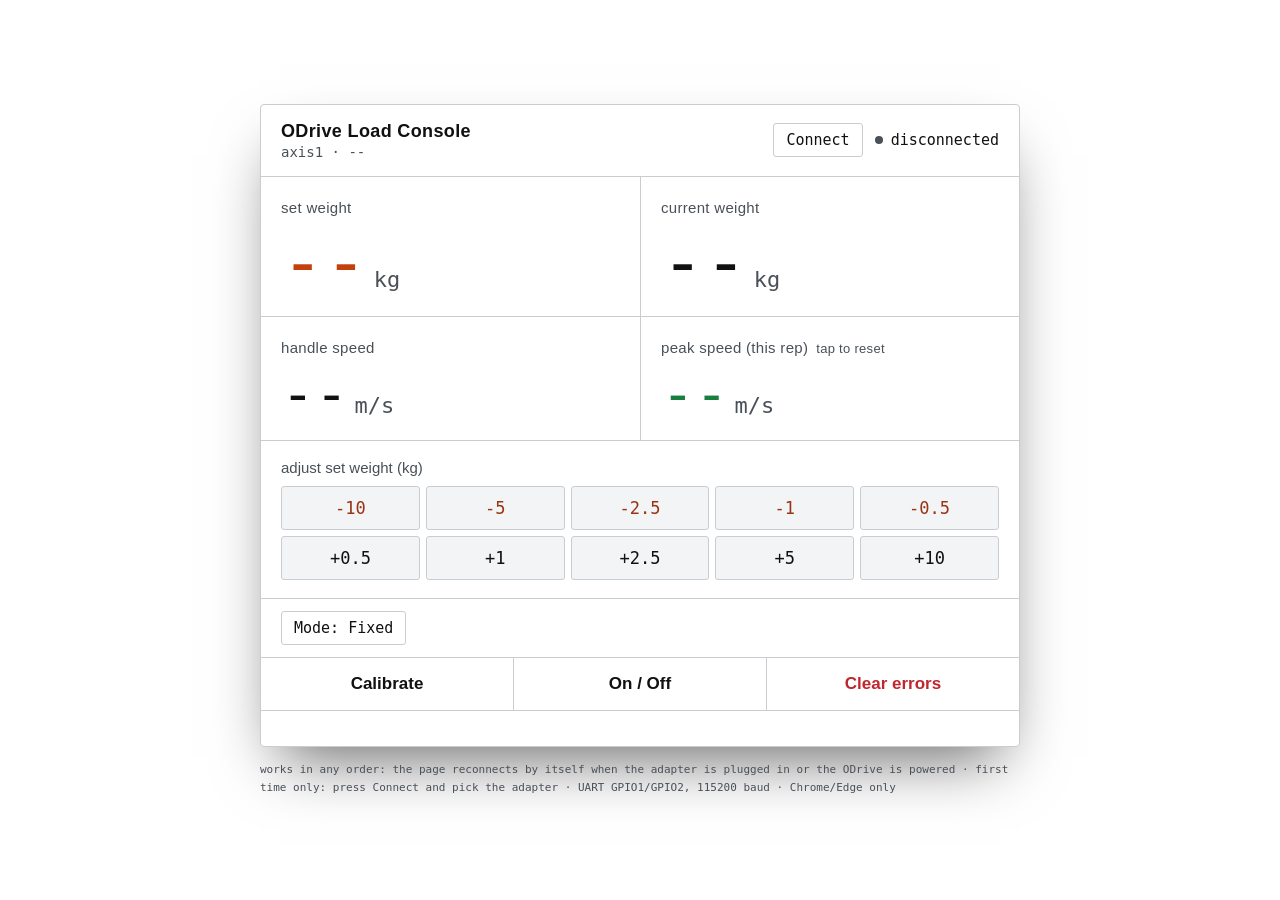
<file: Software/control.html>
<!doctype html>
<html lang="en">
<head>
<meta charset="utf-8">
<meta name="viewport" content="width=device-width, initial-scale=1">
<title>ODrive Load Console</title>
<style>
  :root{
    --bg: #ffffff;
    --panel: #ffffff;
    --line: #c9cdd2;
    --amber: #c2410c;      /* darker orange, readable on white */
    --amber-dim: #fbd3b0;
    --green: #17803f;
    --red: #c0262d;
    --yellow: #a16207;
    --text: #111111;
    --text-dim: #4a5058;
    --mono:'IBM Plex Mono','SFMono-Regular',Consolas,monospace;
    --sans:'Inter',-apple-system,'Segoe UI',sans-serif;
  }
  *{box-sizing:border-box;}
  html,body{height:100%;}
  body{
    margin:0; background: var(--bg);
    color:var(--text); font-family:var(--sans);
    display:flex; align-items:center; justify-content:center; padding:24px;
  }
  .wrap{width:100%; max-width:760px;}
  .console{background:var(--panel); border:1px solid var(--line); border-radius:4px; overflow:hidden; box-shadow:0 30px 60px -20px rgba(0,0,0,.6);}
  .topbar{display:flex; align-items:center; justify-content:space-between; gap:12px; padding:16px 20px; border-bottom:1px solid var(--line);}
  .topbar h1{font-size:18px; font-weight:600; letter-spacing:.02em; margin:0;}
  .topbar .sub{font-family:var(--mono); font-size:14px; color:var(--text-dim); margin-top:2px;}
  .right{display:flex; align-items:center; gap:12px;}
  .status{display:flex; align-items:center; gap:8px; font-family:var(--mono); font-size:15px;}
  .dot{width:8px; height:8px; border-radius:50%; background:var(--text-dim);}
  .dot.live{background:var(--green); box-shadow:0 0 10px 1px rgba(111,207,151,.6);}
  .dot.wait{background:var(--yellow); box-shadow:0 0 10px 1px rgba(232,194,90,.5);}
  .dot.fault{background:var(--red); box-shadow:0 0 10px 1px rgba(229,99,110,.6);}
  button.connect{font-family:var(--mono); font-size:15px; background:transparent; color:var(--text); border:1px solid var(--line); border-radius:3px; padding:7px 12px; cursor:pointer;}
  button.connect:hover{border-color:var(--amber); color:var(--amber);}
  .readout{display:grid; grid-template-columns:1fr 1fr; border-bottom:1px solid var(--line);}
  .readout .cell{padding:22px 20px 18px;}
  .readout .cell:nth-child(even){border-left:1px solid var(--line);}
  .readout .cell.row2{border-top:1px solid var(--line);}
  .readout .cell.row2 .value{font-size:56px;}
  .readout .cell.peak{cursor:pointer;}
  .readout .cell.peak .value{color:var(--green);}
  .readout .hint{font-size:13px; color:var(--text-dim); margin-left:8px;}
  .readout label{display:block; font-size:15px; color:var(--text-dim); letter-spacing:.02em; margin-bottom:10px;}
  .readout .value{font-family:var(--mono); font-variant-numeric:tabular-nums; font-size:72px; line-height:1;}
  .readout .value.target{color:var(--amber);}
  .readout .unit{font-size:22px; color:var(--text-dim); margin-left:6px;}
  .adjust{padding:18px 20px; border-bottom:1px solid var(--line);}
  .adjust label{display:block; font-size:15px; color:var(--text-dim); margin-bottom:10px;}
  .grid-btn{display:grid; grid-template-columns:repeat(5,1fr); gap:6px;}
  .grid-btn button{font-family:var(--mono); font-size:17px; padding:11px 0; background:#f3f4f6; color:var(--text); border:1px solid var(--line); border-radius:3px; cursor:pointer;}
  .grid-btn button:hover{border-color:var(--amber);}
  .grid-btn button:active{background:var(--amber-dim);}
  .grid-btn button.neg{color:#9a3412;}
  .controls{display:grid; grid-template-columns:1fr 1fr 1fr; gap:1px; background:var(--line);}
  .controls button{font-family:var(--sans); font-size:17px; font-weight:600; padding:16px 0; background:var(--panel); color:var(--text); border:none; cursor:pointer;}
  .controls button:hover{background:#eef0f3;}
  .controls button:disabled{opacity:.45; cursor:not-allowed;}
  .controls button#armBtn.armed{color:var(--green);}
  .controls button#clearBtn{color:var(--red);}
  .log{font-family:var(--mono); font-size:14px; color:var(--text-dim); padding:10px 20px; border-top:1px solid var(--line); white-space:pre-wrap; min-height:36px;}
  .setup{margin-top:14px; font-family:var(--mono); font-size:11px; color:var(--text-dim); line-height:1.6;}
  [hidden]{display:none !important;}
  .modebar{padding:12px 20px; border-bottom:1px solid var(--line);}
  #adaptPanel{padding:14px 20px 16px; border-bottom:1px solid var(--line);}
  .phaseRow{display:flex; justify-content:space-between; font-family:var(--mono); font-size:12px; margin-bottom:15px;}
  #phase{color:var(--amber);}
  #setBtn{width:100%; font-family:var(--sans); font-size:17px; font-weight:600; padding:13px 0; background:#f3f4f6; color:var(--green); border:1px solid var(--line); border-radius:3px; cursor:pointer;}
  #setBtn.stop{color:var(--red);}
  #repList{font-family:var(--mono); font-size:14px; color:var(--text-dim); white-space:pre; margin-top:10px; min-height:14px; overflow-x:auto;}
</style>
</head>
<body>
<div class="wrap">
  <div class="console">
    <div class="topbar">
      <div>
        <h1>ODrive Load Console</h1>
        <div class="sub" id="axisInfo">axis1 · --</div>
      </div>
      <div class="right">
        <button class="connect" id="connectBtn">Connect</button>
        <div class="status"><span class="dot" id="statusDot"></span><span id="statusText">disconnected</span></div>
      </div>
    </div>

    <div class="readout">
      <div class="cell"><label>set weight</label><span class="value target" id="setWeight">--<span class="unit">kg</span></span></div>
      <div class="cell"><label>current weight</label><span class="value" id="currentWeight">--<span class="unit">kg</span></span></div>
      <div class="cell row2"><label>handle speed</label><span class="value" id="liveSpeed">--<span class="unit">m/s</span></span></div>
      <div class="cell row2 peak" id="peakCell" title="click to reset"><label>peak speed (this rep)<span class="hint">tap to reset</span></label><span class="value" id="peakSpeed">--<span class="unit">m/s</span></span></div>
    </div>

    <div class="adjust" id="adjustPanel">
      <label>adjust set weight (kg)</label>
      <div class="grid-btn">
        <button class="neg" data-kg="-10">-10</button>
        <button class="neg" data-kg="-5">-5</button>
        <button class="neg" data-kg="-2.5">-2.5</button>
        <button class="neg" data-kg="-1">-1</button>
        <button class="neg" data-kg="-0.5">-0.5</button>
        <button data-kg="0.5">+0.5</button>
        <button data-kg="1">+1</button>
        <button data-kg="2.5">+2.5</button>
        <button data-kg="5">+5</button>
        <button data-kg="10">+10</button>
      </div>
    </div>

    <div class="modebar"><button class="connect" id="modeBtn">Mode: Fixed</button></div>
    <div id="adaptPanel" hidden>
      <div class="phaseRow"><span id="phase">idle</span><span id="repCount">reps 0</span></div>
      <div class="phaseRow"><span>start weight (max)</span><span><button class="connect" id="swDn">-</button> <span id="swVal">20 kg</span> <button class="connect" id="swUp">+</button></span></div>
      <button id="setBtn">Start set</button>
      <div id="repList"></div>
    </div>

    <div class="controls">
      <button id="calBtn">Calibrate</button>
      <button id="armBtn">On / Off</button>
      <button id="clearBtn">Clear errors</button>
    </div>
    <div class="log" id="log"></div>
  </div>
  <div class="setup">
    works in any order: the page reconnects by itself when the adapter is plugged in or the ODrive is powered ·
    first time only: press Connect and pick the adapter · UART GPIO1/GPIO2, 115200 baud · Chrome/Edge only
  </div>
</div>

<script>
const kgToCurrent = 1.0 / 1.8;

// ---- set these for your build ----
const SPOOL_RADIUS_M = 0.03;   // effective radius where the cable winds (metres)
const GEAR_RATIO = 1;          // motor turns per spool turn (e.g. 5 for a 5:1 reduction)
const metersPerMotorTurn = (2 * Math.PI * SPOOL_RADIUS_M) / GEAR_RATIO;
const MOVE_THRESH = 0.05;      // m/s: above this the handle counts as moving
const REP_GAP_MS = 800;        // handle still this long = rep over, next movement starts a new rep
// velocity property differs between firmware versions; the page tries each until one answers
const VEL_PATHS = ['axis1.encoder.vel_estimate', 'axis1.pos_vel_mapper.vel', 'axis1.vel_estimate'];
let velPath = 0;
const STATE_NAMES = {0:'UNDEFINED',1:'IDLE',2:'STARTUP',3:'FULL CALIBRATION',4:'MOTOR CALIBRATION',
  5:'SENSORLESS',6:'ENCODER INDEX SEARCH',7:'ENCODER OFFSET CAL',8:'CLOSED LOOP',9:'LOCKIN SPIN',10:'ENCODER DIR FIND'};
const IDLE = 1, CALIBRATE = 3, CLOSED_LOOP = 8;

const $ = (id) => document.getElementById(id);
const sleep = (ms) => new Promise(r => setTimeout(r, ms));
const unit = '<span class="unit">kg</span>';
const showKg = (el, v) => { el.innerHTML = (v == null ? '--' : v.toFixed(2)) + unit; };
const log = (m) => { $('log').textContent = m; };

// ---------- connection state ----------
let port = null, reader = null, writer = null;
let portOpen = false, online = false, failCount = 0;
let wantConnection = true;       // false after the user presses Disconnect
let session = 0;                 // bumps on every (re)connect so old loops stop
let lineBuffer = '', waiter = null, queue = Promise.resolve();
let setKg = null, axisState = null, axisError = 0, calibrating = false;

function render(){
  let dot = '', text = 'disconnected';
  if(portOpen && !online){ dot = 'wait'; text = 'port open · waiting for ODrive'; }
  else if(portOpen && axisError){ dot = 'fault'; text = 'axis error'; }
  else if(portOpen){ dot = 'live'; text = 'connected'; }
  $('statusDot').className = 'dot ' + dot;
  $('statusText').textContent = text;
  $('connectBtn').textContent = portOpen || (wantConnection && port) ? 'Disconnect' : 'Connect';
  const known = online && axisState != null;
  $('axisInfo').textContent = 'axis1 · ' + (known ? (STATE_NAMES[axisState] || 'STATE ' + axisState) : '--')
    + (online && axisError ? ' · error 0x' + axisError.toString(16) : '');
  $('armBtn').classList.toggle('armed', axisState === CLOSED_LOOP);
  $('calBtn').disabled = calibrating || ad.running;
  $('armBtn').disabled = calibrating || ad.running;
  if(!online){ showSpeed(null, null); smoothSpeed = 0; showKg($('currentWeight'), null); if(!portOpen) showKg($('setWeight'), null); }
}

async function openPort(p){
  if(portOpen) return;
  const my = ++session;
  try{
    await p.open({ baudRate: 115200 });
  }catch(err){
    log('could not open port: ' + err.message + ' (will retry)');
    return false;
  }
  port = p; portOpen = true; online = false; failCount = 0; lineBuffer = ''; waiter = null;
  queue = Promise.resolve();
  writer = port.writable.getWriter();
  reader = port.readable.getReader();
  readLoop(my);
  pollLoop(my);
  log('port open, waiting for ODrive…');
  render();
  return true;
}

async function closePort(){
  session++;                      // stops loops
  portOpen = false; online = false; axisState = null; axisError = 0; ad.running = false; ad.phase = 'idle';
  if(waiter){ waiter(null); waiter = null; }
  try{ await reader?.cancel(); }catch(e){}
  try{ reader?.releaseLock(); }catch(e){}
  try{ writer?.releaseLock(); }catch(e){}
  try{ await port?.close(); }catch(e){}
  reader = writer = null;
  render();
}

async function readLoop(my){
  const dec = new TextDecoder();
  try{
    while(my === session){
      const { value, done } = await reader.read();
      if(done) break;
      lineBuffer += dec.decode(value, { stream: true });
      let i;
      while((i = lineBuffer.indexOf('\n')) >= 0){
        const line = lineBuffer.slice(0, i).replace('\r','').trim();
        lineBuffer = lineBuffer.slice(i + 1);
        if(line && waiter){ const w = waiter; waiter = null; w(line); }
      }
    }
  }catch(err){ /* unplugged or cancelled */ }
  if(my === session){          // lost unexpectedly
    await closePort();
    log('adapter disconnected, waiting for it to come back…');
  }
}

// ---------- commands (strictly one at a time) ----------
function enqueue(fn){
  const p = queue.then(fn, fn);
  queue = p.catch(() => {});
  return p;
}
async function rawWrite(cmd){
  await writer.write(new TextEncoder().encode(cmd + '\n'));
}
function send(cmd){                 // write, no reply expected
  if(!portOpen) return Promise.resolve();
  return enqueue(() => rawWrite(cmd)).catch(() => {});
}
function query(cmd, timeout = 350){ // read, wait for the reply line
  if(!portOpen) return Promise.resolve(null);
  return enqueue(async () => {
    const reply = new Promise(res => {
      waiter = res;
      setTimeout(() => { if(waiter === res){ waiter = null; res(null); } }, timeout);
    });
    await rawWrite(cmd);
    return reply;
  }).catch(() => null);
}
async function queryNum(cmd){
  const r = await query(cmd);
  const n = r == null ? NaN : parseFloat(r);
  return isNaN(n) ? null : n;
}

// ---------- speed + peak ----------
let smoothSpeed = 0, peak = 0, inRep = false, lastMove = 0;
function showSpeed(live, pk){
  const f = (v) => (v == null ? '--' : v.toFixed(2)) + '<span class="unit">m/s</span>';
  $('liveSpeed').innerHTML = f(live);
  $('peakSpeed').innerHTML = f(pk);
}
function updateSpeed(v){
  smoothSpeed = smoothSpeed * 0.5 + v * 0.5;           // light smoothing against jitter
  const now = performance.now();
  if(smoothSpeed > MOVE_THRESH){
    if(!inRep){ inRep = true; peak = 0; }               // new rep starts: clear old peak
    lastMove = now;
    if(smoothSpeed > peak) peak = smoothSpeed;
  }else if(inRep && now - lastMove > REP_GAP_MS){
    inRep = false;                                      // rep over, peak stays on screen
  }
  showSpeed(smoothSpeed < 0.005 ? 0 : smoothSpeed, peak);
}
$('peakCell').addEventListener('click', () => { peak = 0; inRep = false; showSpeed(smoothSpeed, 0); });

// ---------- adaptive resistance: descending load (bicep curl) ----------
// Calibration rep (light load) measures your stroke and the pace you want to train at.
// Then the first rep starts at the heavy start weight; later reps start a margin above the load the last rep moved at.
// Within a rep the load can only go DOWN:
//   pulling but the handle won't move   -> load falls smoothly toward just under your measured pull
//   moving slower than the target pace  -> load falls in proportion to how far below the target you are
// At the end of each rep the load resets to that rep's new starting load. The set only ends when you press Stop set.
const AD = {
  START_KG: 20,          // default starting (max) load, adjustable on screen
  MAX_KG: 30,            // hard ceiling for the load
  MIN_KG: 1,
  CAL_KG: 2,             // light constant load during the calibration rep
  RELEASE_KG: 2,         // light load held when the set ends or is stopped
  RESTART_MARGIN_KG: 5,   // next rep starts this many kg above the load the last rep started moving at
  REAL_ROM_M: 0.60,      // REAL handle travel of one full curl (measured with a tape)
  ROM_FRAC: 0.95,        // working stroke as a fraction of the calibrated full stroke
  CAL_SPEED_FACTOR: 1.0, // target speed = calibration-rep speed x this
  V_MIN: 0.08, V_MAX: 0.8, // limits for the target speed, m/s
  PULL_KG: 2,            // pull force that counts as "pulling"
  STALL_MS: 120,         // stuck this long while pulling = too heavy
  STALL_DROP_KG_S: 8,    // max rate the load falls while you pull against a stuck handle
  STALL_TARGET: 0.9,     // while stuck, the load falls toward this fraction of your measured pull
  SLOW_DROP_KG_S: 6,     // load fall rate when moving at zero speed (scales with how far below target)
  SPEED_DEADBAND: 0.95,  // no drop once speed is at least this fraction of the target
  CTRL_START_M: 0.05,    // the slow-speed drop starts after this much stroke
  CTRL_END_FRAC: 0.85,   // no drops in the last part of the stroke (speed falls naturally at the top)
  X_START_M: 0.03,       // stroke that starts a rep
  X_HOME_M: 0.02,        // stroke that counts as back home
  MIN_ROM_M: 0.08,       // a rep must reach this stroke to count
  MOVE_V: 0.04,          // m/s: handle counts as moving above this
  HOME_MS: 400,          // still this long near home = resync the stroke to zero
  CONC_SIGN: 1           // flip to -1 if pulling shows as negative speed
};
let scaleFix = 1;   // distance correction learned by the calibration rep
const ad = { on:false, running:false, phase:'idle', L:0, sent:null, sv:0, x:0, startKg:AD.START_KG, nextKg:0,
             rom:0, vt:0, calibrating:false, t:0, rep:null, reps:[], fails:0, tStill:0, tStall:0 };
const PHASE_TXT = { idle:'idle', rest:'ready · pull hard', rep:'rep in progress', done:'set finished' };
const clamp = (x, a, b) => Math.max(a, Math.min(b, x));

function adSetL(L){
  ad.L = clamp(L, AD.MIN_KG, AD.MAX_KG);
  if(ad.sent == null || Math.abs(ad.L - ad.sent) > 0.02){
    ad.sent = ad.L;
    send(`w axis1.motor.config.current_lim ${(ad.L * kgToCurrent).toFixed(4)}`);
  }
}
const adDrop = (L) => { if(L < ad.L) adSetL(L); };      // the load can only go down

function adRender(){
  $('phase').textContent = ad.calibrating && ad.running
    ? (ad.phase === 'rep' ? 'calibrating…' : 'calibration: one full curl at your training pace')
    : PHASE_TXT[ad.phase];
  $('repCount').textContent = 'reps ' + ad.reps.length
    + (ad.vt && ad.running ? ' · load ' + ad.L.toFixed(1) + ' kg · pace ' + ad.vt.toFixed(2) + ' m/s' : '');
  $('swVal').textContent = ad.startKg.toFixed(0) + ' kg';
  $('setBtn').textContent = ad.running ? 'Stop set' : 'Start set';
  $('setBtn').classList.toggle('stop', ad.running);
  $('repList').textContent = ad.reps.map((r, i) =>
    `#${i + 1}  start ${r.S.toFixed(0)} kg · moved at ${r.L0.toFixed(1)}→${r.L1.toFixed(1)} kg · stroke ${r.x.toFixed(2)} m · avg ${r.vm.toFixed(2)} m/s`
  ).slice(-8).reverse().join('\n');
}

function adEnd(msg){
  ad.running = false; ad.phase = 'done';
  ad.sent = null; adSetL(AD.RELEASE_KG);
  log(`${msg} · ${ad.reps.length} reps`);
  adRender(); render();
}

function adFinishRep(){
  const r = ad.rep; ad.rep = null; ad.phase = 'rest'; ad.tStall = 0;
  if(r.xmax >= AD.MIN_ROM_M){
    if(ad.calibrating){                       // calibration rep: learn stroke scale and training speed
      ad.calibrating = false;
      const scale = AD.REAL_ROM_M / r.xmax;
      scaleFix *= scale;
      ad.x = 0; ad.sv = 0;
      const lift = (r.tTop - r.tStart) / 1000;
      ad.vt = clamp(((AD.REAL_ROM_M - AD.X_START_M) / Math.max(lift, 0.3)) * AD.CAL_SPEED_FACTOR, AD.V_MIN, AD.V_MAX);
      ad.rom = AD.REAL_ROM_M * AD.ROM_FRAC;
      ad.nextKg = ad.startKg;
      adSetL(ad.nextKg);                      // now go heavy
      log(`calibrated: training speed ${ad.vt.toFixed(2)} m/s (SPOOL_RADIUS_M should be about ${(SPOOL_RADIUS_M * scaleFix).toFixed(4)}) · first rep starts at ${ad.startKg.toFixed(0)} kg, pull hard`);
      return;
    }
    const vm = r.tTop > r.tStart ? (r.xmax - AD.X_START_M) / ((r.tTop - r.tStart) / 1000) : 0;
    ad.reps.push({ x: r.xmax, S: r.S, L0: r.L0, L1: ad.L, vm });
    // next rep starts a margin above the load this rep started moving at, never above the start weight
    ad.nextKg = clamp(r.L0 + AD.RESTART_MARGIN_KG, AD.MIN_KG, ad.startKg);
    adSetL(ad.nextKg);
  }else if(!ad.calibrating){
    adSetL(ad.nextKg);                        // short or aborted rep: same start as before
  }
}

function adStep(vRaw, iq){
  const now = performance.now(), dt = Math.min((now - ad.t) / 1000, 0.2);
  ad.t = now;
  if(!ad.running) return;
  ad.sv = ad.sv * 0.5 + vRaw * 0.5;
  const v = ad.sv, F = Math.abs(iq) / kgToCurrent;
  ad.x = Math.max(0, ad.x + v * dt);                      // stroke = integrated speed
  if(Math.abs(v) < AD.MOVE_V){ if(!ad.tStill) ad.tStill = now; } else ad.tStill = 0;
  if(ad.tStill && now - ad.tStill > AD.HOME_MS && ad.x < 0.08) ad.x = 0;   // resync at home

  // lower the load (never raise it) while working through the stroke
  if(!ad.calibrating && ad.x < AD.CTRL_END_FRAC * ad.rom && v > -AD.MOVE_V){
    if(Math.abs(v) < AD.MOVE_V){                          // not moving...
      if(F > AD.PULL_KG){                                 // ...but pulling: too heavy
        if(!ad.tStall) ad.tStall = now;
        if(now - ad.tStall > AD.STALL_MS)
          adDrop(Math.max(AD.STALL_TARGET * F, ad.L - AD.STALL_DROP_KG_S * dt));
      }else ad.tStall = 0;
    }else{
      ad.tStall = 0;
      if(ad.x > AD.CTRL_START_M && v < AD.SPEED_DEADBAND * ad.vt)     // moving, but slower than target
        adDrop(ad.L - AD.SLOW_DROP_KG_S * (1 - v / ad.vt) * dt);
    }
  }

  if(ad.phase === 'rest' && ad.x > AD.X_START_M){
    ad.phase = 'rep'; ad.rep = { xmax: ad.x, vpk: 0, tStart: now, tTop: now, L0: ad.L, S: ad.nextKg };
  }
  if(ad.phase === 'rep'){
    const r = ad.rep;
    if(ad.x > r.xmax){ r.xmax = ad.x; r.tTop = now; }
    r.vpk = Math.max(r.vpk, v);
    if(ad.x < AD.X_HOME_M && r.xmax > AD.X_START_M + 0.02) adFinishRep();
  }
  adRender();
}

async function adStart(){
  if(!online){ log('ODrive not connected yet'); return; }
  if(axisError) await clearErrors();
  if(axisState !== CLOSED_LOOP){
    await send(`w axis1.requested_state ${CLOSED_LOOP}`);
    await sleep(700);
    if(axisState !== CLOSED_LOOP){ log('could not enter closed loop, calibrate first'); return; }
  }
  Object.assign(ad, { reps: [], fails: 0, sv: 0, x: 0, nextKg: 0, vt: 0, rom: AD.REAL_ROM_M * AD.ROM_FRAC,
                      calibrating: true, rep: null, sent: null, tStill: 0, tStall: 0 });
  adSetL(AD.CAL_KG);
  ad.t = performance.now(); ad.phase = 'rest'; ad.running = true;
  log('set started: handle fully home, then do ONE full-range curl at the pace you want to train, to calibrate');
  adRender(); render();
}
$('setBtn').addEventListener('click', () => ad.running ? adEnd('stopped') : adStart());
$('swDn').addEventListener('click', () => { if(!ad.running){ ad.startKg = clamp(ad.startKg - 1, 3, AD.MAX_KG); adRender(); } });
$('swUp').addEventListener('click', () => { if(!ad.running){ ad.startKg = clamp(ad.startKg + 1, 3, AD.MAX_KG); adRender(); } });
$('modeBtn').addEventListener('click', () => {
  if(ad.running){ log('stop the set first'); return; }
  ad.on = !ad.on;
  $('adaptPanel').hidden = !ad.on;
  $('adjustPanel').hidden = ad.on;
  $('modeBtn').textContent = ad.on ? 'Mode: Adaptive' : 'Mode: Fixed';
});

// ---------- polling ----------
async function pollLoop(my){
  await rawWrite('').catch(() => {});      // flush any boot noise
  let n = 0, velFails = 0;
  while(my === session){
    const iq = await queryNum('r axis1.motor.current_control.Iq_measured');
    if(my !== session) return;
    if(iq == null){
      if(++failCount >= 3 && online){ online = false; axisState = null; ad.running = false; ad.phase = 'idle'; log('ODrive stopped responding, waiting…'); render(); }
      await sleep(300);
      continue;
    }
    failCount = 0;
    if(!online){ online = true; log('ODrive online'); }
    showKg($('currentWeight'), iq / kgToCurrent);

    const vel = await queryNum('r ' + VEL_PATHS[velPath]);
    if(vel != null){
      velFails = 0;
      const vs = vel * metersPerMotorTurn * AD.CONC_SIGN * scaleFix;
      updateSpeed(Math.abs(vs));
      adStep(vs, iq);
    }
    else if(++velFails >= 8){
      velPath = (velPath + 1) % VEL_PATHS.length; velFails = 0;
      log('no speed reply, trying ' + VEL_PATHS[velPath]);
    }

    if(n++ % 5 === 0){                       // slower-changing values
      const lim = await queryNum('r axis1.motor.config.current_lim');
      if(lim != null){ setKg = lim / kgToCurrent; showKg($('setWeight'), setKg); }
      const st = await queryNum('r axis1.current_state');
      if(st != null) axisState = st;
      const err = await queryNum('r axis1.error');
      if(err != null) axisError = err;
    }
    render();
    await sleep(20);
  }
}

// ---------- actions ----------
function setForceKg(kg){
  if(!online){ log('ODrive not connected yet'); return; }
  if(ad.running){ log('stop the set first'); return; }
  setKg = Math.max(0, kg);
  send(`w axis1.motor.config.current_lim ${(setKg * kgToCurrent).toFixed(4)}`);
  showKg($('setWeight'), setKg);
}
document.querySelectorAll('.grid-btn button').forEach(b =>
  b.addEventListener('click', () => setForceKg((setKg ?? 0) + parseFloat(b.dataset.kg))));

async function clearErrors(){
  await send('sc');
  await sleep(150);
  const e = await queryNum('r axis1.error');
  if(e != null) axisError = e;
  render();
}

$('clearBtn').addEventListener('click', async () => {
  if(!online){ log('ODrive not connected yet'); return; }
  await clearErrors();
  log(axisError ? 'errors still present: 0x' + axisError.toString(16) : 'errors cleared');
});

$('armBtn').addEventListener('click', async () => {
  if(!online){ log('ODrive not connected yet'); return; }
  if(axisState === CLOSED_LOOP){
    await send(`w axis1.requested_state ${IDLE}`);
    log('idle requested');
    return;
  }
  if(axisError) await clearErrors();
  await send(`w axis1.requested_state ${CLOSED_LOOP}`);
  await sleep(500);
  log(axisState === CLOSED_LOOP ? 'closed loop active'
      : axisError ? 'could not enter closed loop, error 0x' + axisError.toString(16) + ' (calibrate first?)'
      : 'closed loop requested');
});

$('calBtn').addEventListener('click', async () => {
  if(!online){ log('ODrive not connected yet'); return; }
  calibrating = true; render();
  try{
    log('preparing: idle + clearing errors…');
    await send(`w axis1.requested_state ${IDLE}`);
    await sleep(400);
    await clearErrors();
    await send(`w axis1.requested_state ${CALIBRATE}`);
    log('calibrating, keep clear of the handle…');
    const t0 = Date.now();
    await sleep(1500);
    while(Date.now() - t0 < 40000 && online && axisState !== IDLE) await sleep(250);
    await sleep(300);
    const e = await queryNum('r axis1.error');
    if(e != null) axisError = e;
    if(!online) log('lost contact with the ODrive during calibration');
    else if(axisError) log('calibration failed, error 0x' + axisError.toString(16) + ' (press Clear errors and try again)');
    else log('calibration complete');
  }finally{
    calibrating = false; render();
  }
});

$('connectBtn').addEventListener('click', async () => {
  if(portOpen || wantConnection && port){      // Disconnect
    wantConnection = false;
    await closePort();
    log('disconnected');
    render();
    return;
  }
  if(!('serial' in navigator)){ log('Web Serial not supported, use Chrome or Edge.'); return; }
  try{
    const p = await navigator.serial.requestPort();
    wantConnection = true;
    port = p;
    await openPort(p);
  }catch(err){
    log('connect cancelled: ' + err.message);
  }
});

// ---------- automatic (re)connection ----------
async function autoConnect(){
  if(!wantConnection || portOpen || !('serial' in navigator)) return;
  const ports = await navigator.serial.getPorts();
  if(ports.length) await openPort(ports[ports.length - 1]);
}
if('serial' in navigator){
  navigator.serial.addEventListener('connect', () => setTimeout(autoConnect, 500));
  navigator.serial.addEventListener('disconnect', async () => {
    if(portOpen){ await closePort(); log('adapter unplugged, waiting for it to come back…'); }
  });
  setInterval(autoConnect, 2000);   // safety net in case an event is missed
  autoConnect();
}else{
  log('Web Serial not supported, use Chrome or Edge.');
}
render();
</script>
</body>
</html>
</file>
<file: Software/WiFi-Dashboard/style.css>
:root {
    color-scheme: dark;

    --background: #3b4c5c;
    --panel: #202a34;
    --panel-border: #607181;
    --text: #f2f6f9;
    --secondary-text: #b1bfcb;
    --blue: #0a9cff;
    --blue-hover: #38afff;
    --green: #2bd96b;
    --red: #ff4d55;
}

* {
    box-sizing: border-box;
}

body {
    min-height: 100vh;
    margin: 0;
    padding: 24px;

    background:
    radial-gradient(circle at top, #667a8c 0%, var(--background) 48%, #2d3b47 100%);
    color: var(--text);

    font-family:
        -apple-system,
        BlinkMacSystemFont,
        "Segoe UI",
        sans-serif;
}

button,
input {
    font: inherit;
}

.app-header {
    width: min(100%, 1000px);
    margin: 0 auto 24px;

    display: flex;
    align-items: center;
    justify-content: space-between;
    gap: 24px;
}

.subtitle {
    margin: 0 0 4px;
    color: var(--secondary-text);
}

h1 {
    margin: 0;
    font-size: clamp(2rem, 6vw, 3.5rem);
}

.connection-status {
    padding: 10px 16px;
    border: 1px solid;
    border-radius: 999px;
    font-weight: 700;
}

.connection-status.disconnected {
    border-color: var(--red);
    color: var(--red);
    background: rgb(255 77 85 / 10%);
}

.connection-status.connected {
    border-color: var(--green);
    color: var(--green);
    background: rgb(43 217 107 / 10%);
}

.dashboard {
    width: min(100%, 1000px);
    margin: 0 auto;

    display: grid;
    grid-template-columns: repeat(auto-fit, minmax(300px, 1fr));
    gap: 20px;
}

.panel {
    padding: 24px;

    border: 1px solid var(--panel-border);
    border-radius: 20px;

    background: rgb(32 42 52 / 96%);
    box-shadow: 0 18px 45px rgb(8 18 26 / 25%);
}

.panel h2 {
    margin-top: 0;
    margin-bottom: 18px;
}

.panel p {
    color: var(--secondary-text);
    line-height: 1.6;
}

label {
    display: block;
    margin-bottom: 8px;
    color: var(--secondary-text);
    font-weight: 600;
}

output {
    display: block;
    margin-bottom: 18px;

    color: var(--blue);
    font-size: clamp(2.8rem, 8vw, 5rem);
    font-weight: 800;
    text-align: center;
}

input[type="range"] {
    width: 100%;
    margin-bottom: 30px;
    accent-color: var(--blue);
}

.target-settings {
    display: grid;
    grid-template-columns: 1fr 90px;
    align-items: center;
    gap: 16px;
    margin-bottom: 24px;
}

.target-settings label {
    margin: 0;
}

input[type="number"] {
    width: 100%;
    padding: 10px;

    border: 1px solid var(--panel-border);
    border-radius: 10px;

    background: #17212a;
    color: var(--text);
    text-align: center;
}

button {
    padding: 12px 20px;

    border: 0;
    border-radius: 999px;

    background: var(--blue);
    color: white;

    font-weight: 700;
    cursor: pointer;

    transition:
        background 150ms ease,
        transform 150ms ease;
}

button:hover {
    background: var(--blue-hover);
    transform: translateY(-1px);
}

button:active {
    transform: translateY(0);
}

button:focus-visible,
input:focus-visible {
    outline: 3px solid rgb(10 156 255 / 40%);
    outline-offset: 3px;
}

#setWeightButton {
    display: block;
    width: 100%;
}

@media (max-width: 600px) {
    body {
        padding: 16px;
    }

    .app-header {
        align-items: flex-start;
        flex-direction: column;
    }

    .panel {
        padding: 20px;
    }
}
/* Main two-column layout */

.dashboard {
    grid-template-columns:
        minmax(260px, 0.75fr)
        minmax(360px, 1.25fr);
}

.training-panel {
    grid-column: 1 / -1;
}


/* Training heading */

.section-heading {
    display: flex;
    align-items: center;
    justify-content: space-between;
    gap: 20px;
    margin-bottom: 22px;
}

.section-heading h2 {
    margin: 4px 0 0;
}

.section-label,
.card-label {
    margin: 0;
    color: var(--secondary-text);
    font-size: 0.8rem;
    font-weight: 800;
    letter-spacing: 0.08em;
    text-transform: uppercase;
}

.training-state {
    padding: 9px 16px;
    border: 1px solid var(--blue);
    border-radius: 999px;

    color: var(--blue);
    background: rgb(10 156 255 / 10%);
    font-weight: 800;
}


/* Set and repetition progress */

.workout-progress {
    display: grid;
    grid-template-columns: 1fr 1fr;
    gap: 16px;

    margin-bottom: 20px;
    padding: 18px;

    border: 1px solid var(--panel-border);
    border-radius: 16px;
    background: #17212a;
}

.workout-progress span {
    display: block;
    margin-bottom: 5px;
    color: var(--secondary-text);
    font-size: 0.85rem;
}

.workout-progress strong {
    font-size: 1.25rem;
}

.workout-progress > div:nth-child(2) {
    text-align: right;
}

.progress-track {
    grid-column: 1 / -1;

    width: 100%;
    height: 10px;
    overflow: hidden;

    border-radius: 999px;
    background: #202932;
}

.progress-fill {
    height: 100%;
    border-radius: inherit;

    background:
        linear-gradient(90deg, var(--blue), #43d4ff);

    transition: width 250ms ease;
}


/* Live metrics */

.metric-grid {
    display: grid;
    grid-template-columns: repeat(4, minmax(0, 1fr));
    gap: 14px;
    margin-bottom: 20px;
}

.metric-card {
    position: relative;
    overflow: hidden;
    padding: 18px;

    border: 1px solid var(--panel-border);
    border-radius: 16px;

    background:
        linear-gradient(
            145deg,
            rgb(255 255 255 / 4%),
            transparent
        );
}

.metric-card::before {
    position: absolute;
    top: 0;
    right: 0;
    left: 0;

    height: 3px;
    content: "";

    background: var(--metric-color);
}

.metric-card span,
.metric-card small {
    display: block;
    color: var(--secondary-text);
}

.metric-card strong {
    display: block;
    margin: 10px 0 2px;

    color: var(--metric-color);
    font-size: clamp(1.8rem, 4vw, 3rem);
}

.blue-card {
    --metric-color: #20a4ff;
}

.green-card {
    --metric-color: #2bd96b;
}

.orange-card {
    --metric-color: #ff9638;
}

.purple-card {
    --metric-color: #b078ff;
}


/* Speed graph */

.chart-card {
    margin-bottom: 20px;
    padding: 20px;

    border: 1px solid var(--panel-border);
    border-radius: 16px;
    background: #17212a;
}

.chart-heading {
    display: flex;
    align-items: flex-start;
    justify-content: space-between;
    gap: 20px;
    margin-bottom: 16px;
}

.chart-heading span {
    color: var(--secondary-text);
}

.chart-heading h3 {
    margin: 4px 0 0;
}

.chart-unit {
    padding: 6px 10px;
    border-radius: 8px;

    color: var(--blue) !important;
    background: rgb(10 156 255 / 10%);
    font-weight: 800;
}

#speedChart {
    display: block;

    width: 100%;
    height: 280px;

    border: 1px solid #1c2935;
    border-radius: 12px;

    background:
        linear-gradient(
            rgb(23 45 62 / 45%) 1px,
            transparent 1px
        ),
        linear-gradient(
            90deg,
            rgb(23 45 62 / 45%) 1px,
            transparent 1px
        ),
        #070b0f;

    background-size: 40px 40px;
}


/* Repetition and recommendation cards */

.information-grid {
    display: grid;
    grid-template-columns: 1fr 1fr;
    gap: 16px;
    margin-bottom: 20px;
}

.information-card {
    padding: 20px;

    border: 1px solid var(--panel-border);
    border-radius: 16px;
}

.last-repetition {
    background:
        linear-gradient(
            145deg,
            rgb(10 156 255 / 12%),
            rgb(10 156 255 / 3%)
        );
}

.recommendation {
    background:
        linear-gradient(
            145deg,
            rgb(43 217 107 / 14%),
            rgb(43 217 107 / 3%)
        );
}

.information-card dl {
    margin: 16px 0 0;
}

.information-card dl div {
    display: flex;
    justify-content: space-between;
    gap: 20px;
    padding: 9px 0;

    border-bottom: 1px solid rgb(255 255 255 / 7%);
}

.information-card dl div:last-child {
    border-bottom: 0;
}

.information-card dt {
    color: var(--secondary-text);
}

.information-card dd {
    margin: 0;
    font-weight: 800;
}

.recommendation > strong {
    display: block;
    margin: 16px 0 8px;

    color: var(--green);
    font-size: 2.7rem;
}

.recommendation p {
    margin: 0 0 10px;
}

.recommendation small {
    color: var(--secondary-text);
}


/* Training buttons */

.motor-controls {
    display: flex;
    flex-wrap: wrap;
    justify-content: center;
    gap: 12px;
}

.motor-controls button {
    min-width: 150px;
}

.secondary-button {
    background: #7657e8;
}

.secondary-button:hover {
    background: #8a70ec;
}

.danger-button {
    background: #e6414b;
}

.danger-button:hover {
    background: #f0525b;
}

.success-button {
    background: #18ad55;
}

.success-button:hover {
    background: #25c766;
}

.device-message {
    margin: 18px 0 0;
    text-align: center;
}

#deviceMessage {
    color: var(--text);
    font-weight: 700;
}


/* Responsive layouts */

@media (max-width: 800px) {
    .dashboard {
        grid-template-columns: 1fr;
    }

    .training-panel {
        grid-column: auto;
    }

    .metric-grid {
        grid-template-columns: repeat(2, minmax(0, 1fr));
    }

    .information-grid {
        grid-template-columns: 1fr;
    }
}

@media (max-width: 500px) {
    .metric-grid {
        grid-template-columns: 1fr;
    }

    .section-heading {
        align-items: flex-start;
        flex-direction: column;
    }

    .motor-controls {
        flex-direction: column;
    }

    .motor-controls button {
        width: 100%;
    }
}
.connection-controls {
    display: flex;
    align-items: center;
    gap: 12px;
}

.connection-controls .connection-status {
    white-space: nowrap;
}

.setup-panel {
    grid-column: 1 / -1;
}

@media (max-width: 600px) {
    .connection-controls {
        width: 100%;
        justify-content: space-between;
    }
}
button:disabled {
    cursor: not-allowed;
    opacity: 0.45;
    transform: none;
}
</file>
